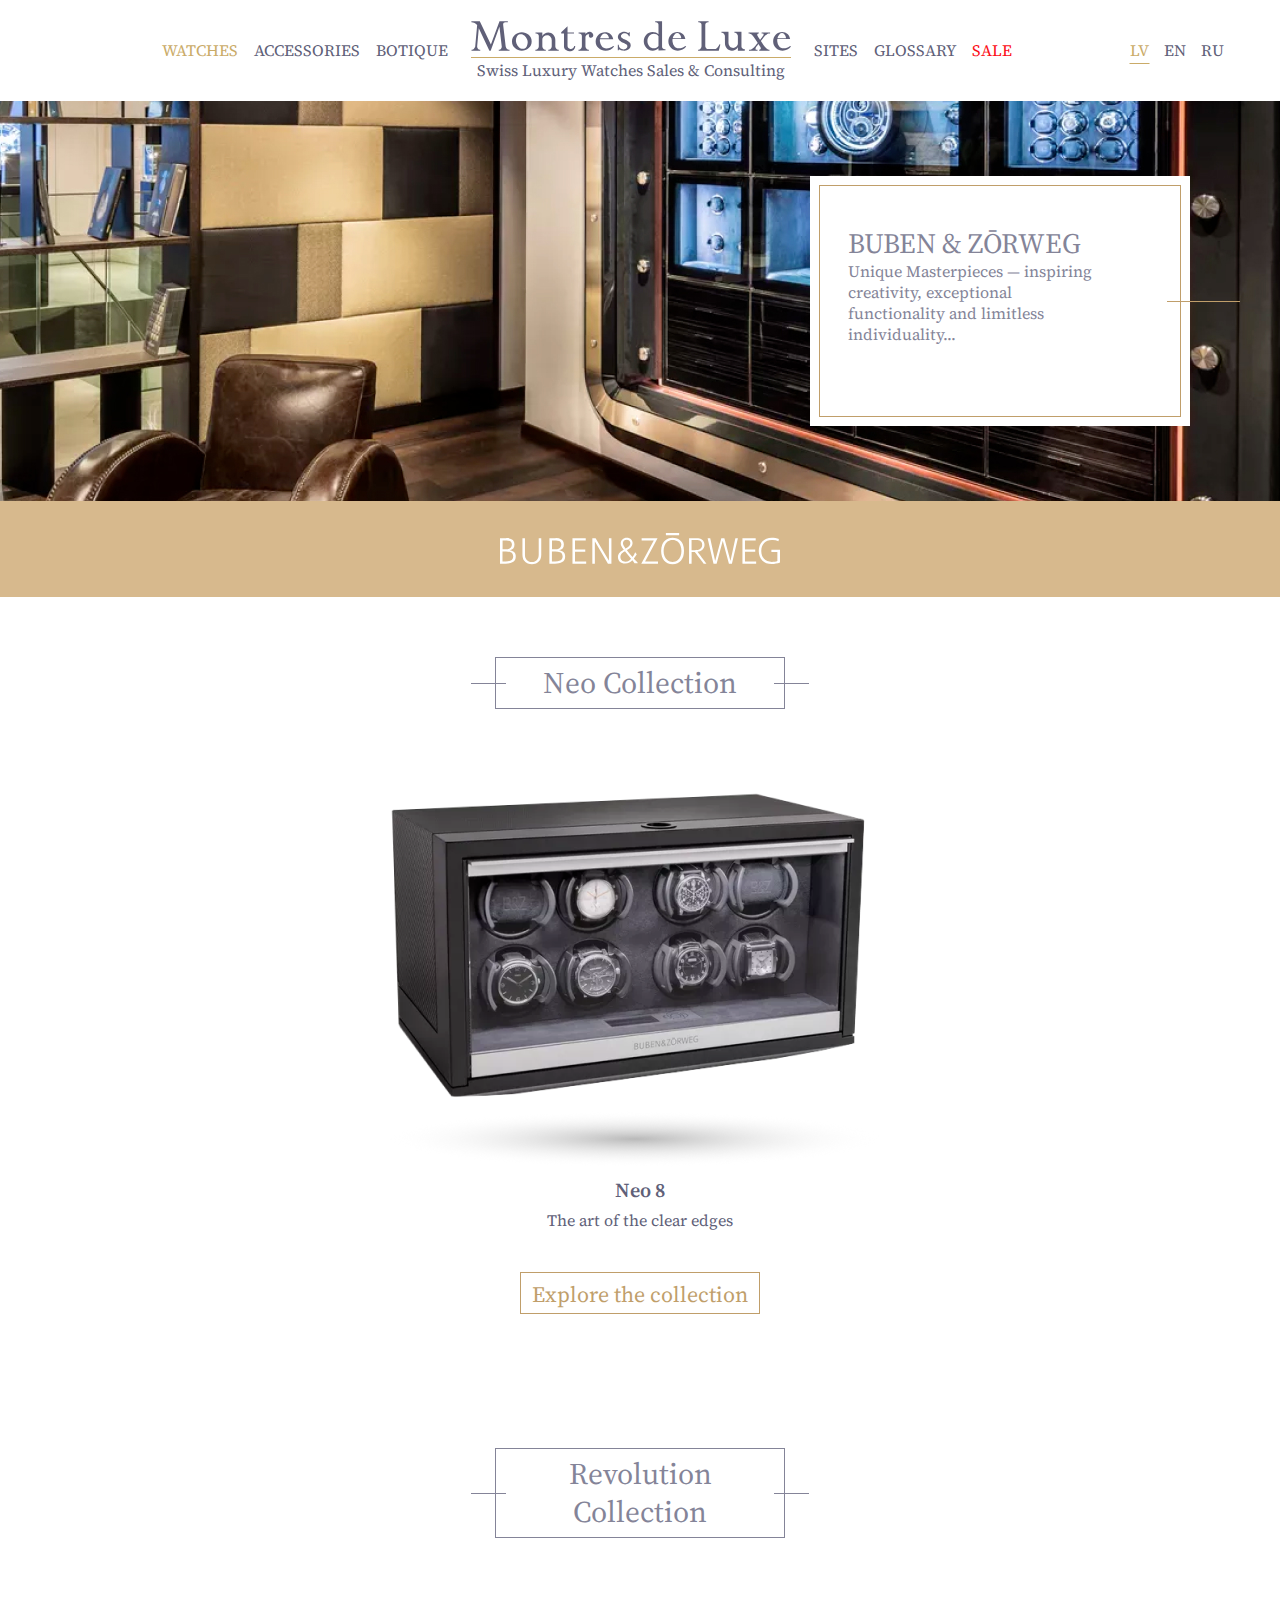
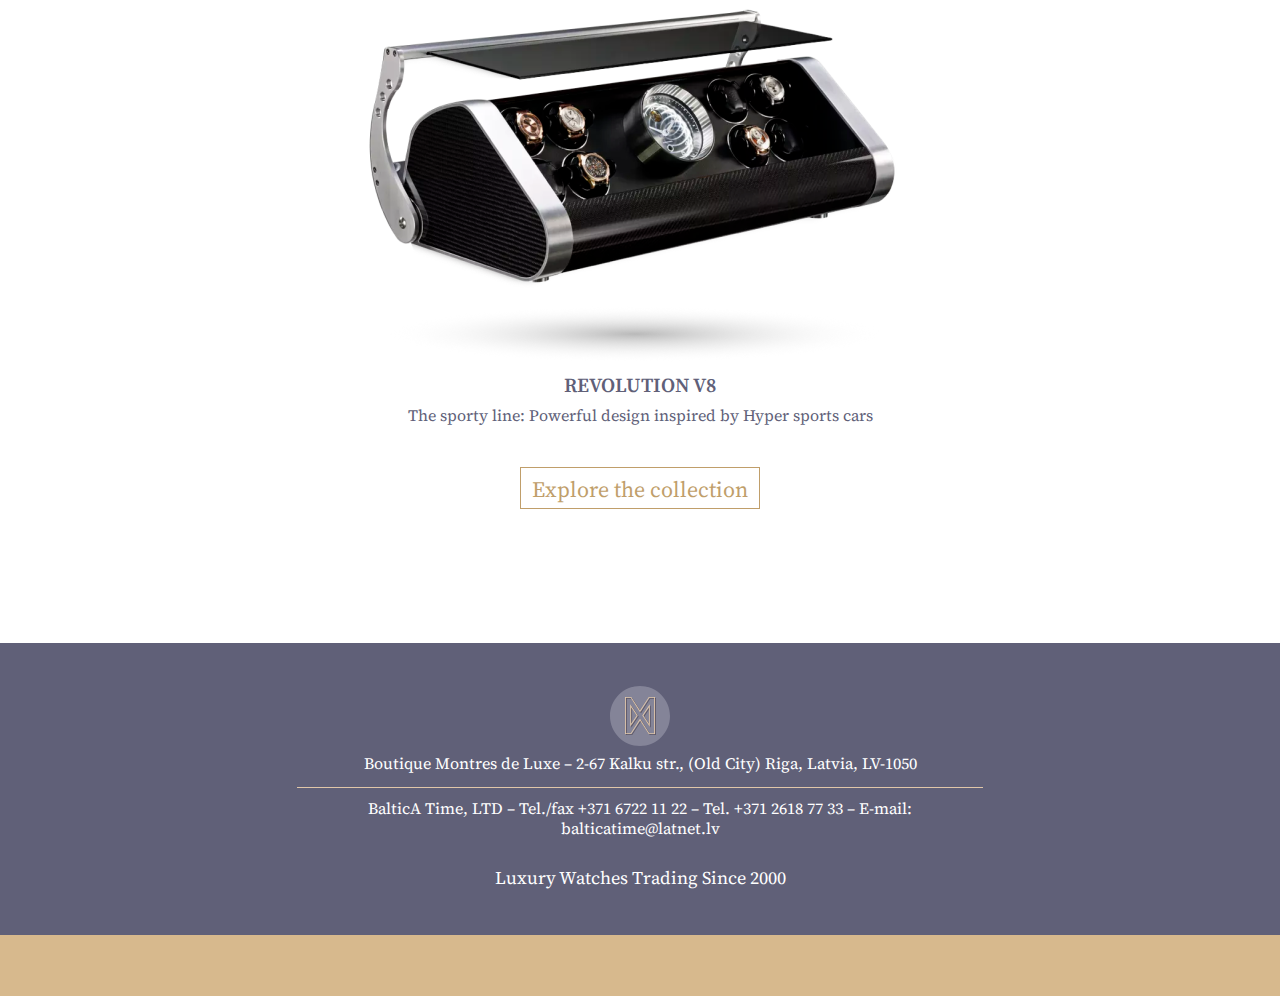
<file: accessories.html>
<!DOCTYPE html>
<html>
	<head>
		<title>Buben Zorweg</title>
   	<!-- CSS --> 
		<link rel="stylesheet" href="css/style.css">

		<link href="https://fonts.googleapis.com/css2?family=Source+Serif+Pro:ital,wght@0,400;0,600;1,400&display=swap" rel="stylesheet">

		<meta http-equiv="Content-type" content="text/html;charset=UTF-8" />
		<meta name="viewport" content="width=device-width, initial-scale=1.0">
	</head>
	<body>
		<div class="wrapper">
			<div class="content">
								<header class="header">
					<div class="header-box">
					</div>
					<div class="header-burger">
						<span class="header-burger-line"></span>
					</div>
					<nav>
						<ul class="nav-menu">
							<li><a href="watches.html" class="header-link header-link-active">WATCHES</a>
							</li>
							<li><a href="accessories.html" class="header-link">ACCESSORIES</a></li>
							<li><a href="boutique.html" class=" header-link">BOTIQUE</a></li>
							<li>
								<div class="montres-header">
									<a href="index.html" class="">
										<img src="img/logo/logo_montres.svg" class=
										"w-100" alt="">
										<p class="header-slogan">Swiss Luxury Watches Sales & Consulting</p>
									</a>			
								</div>					
							</li>
							<li><a href="companies.html" class=" header-link"> SITES</a></li>
							<li><a href="glossary.html" class=" header-link">GLOSSARY</a></li>
							<li><a href="sale.html" class="header-link sale-btn">SALE</a>	</li>
						</ul>
					</nav>
					<div class="montres-logo-open">
							<a href="index.html" >
								<img src="img/logo/logo_montres.svg" class=
										"w-100" alt="">
							</a>			
					</div>
					<div class="montres-header-center">
							<a href="index.html" >
								<img src="img/logo/logo_montres.svg" class=
										"w-100" alt="">
							</a>			
					</div>
					<div class="language-select">
						<a href="#" class="language-btn language-active">LV</a>
						<a href="#" class="language-btn">EN</a>
						<a href="#" class="language-btn">RU</a>
					</div>
					
				</header>
				<div class="menu-open">
					<ul class="nav-menu-open">
							<li class="language-btn-menu-open"><a href="watches.html" class="header-link">WATCHES</a>
								<div class="language-select-open">
									<a href="#" class="language-btn language-active">LV</a>
									<a href="#" class="language-btn">EN</a>
									<a href="#" class="language-btn">RU</a>
								</div>
							</li>
							<li><a href="accessories.html" class="header-link">ACCESSORIES</a>
							</li>
							<li><a href="boutique.html" class=" header-link">BOTIQUE</a></li>
							<li><a href="companies.html" class=" header-link">SITES</a></li>
							<li><a href="glossary.html" class=" header-link">GLOSSARY</a></li>
							<li><a href="sale.html" class="header-link text-danger">SALE</a>	</li>
						</ul>
				</div>


 
					<div class="accessories-cover">
						<a href="#" class="brand-item">
							<p class="brand-title">BUBEN & ZŌRWEG</p>
							<p class="brand-description"> Unique Masterpieces — inspiring creativity, exceptional functionality and limitless individuality...</p>
						</a>
					</div>
					<div class="brand-section">
						<img src="img/logo/white_buben_zorweg.svg" class="">
					</div>
					<div class="collection-item">
						<div class="collection-title mb-5">Neo Collection</div>
						<div class="accessory-img">
							<img src="img/accessories/access01.png" class="img-fluid accessories-item" alt="">
						</div>
						
						<div>
							<p class="model-title mb-2">Neo 8</p>
							<p class="model-description mb-5">The art of the clear edges</p>
							<a href="#" class="btn-explore">Explore the collection</a>
						</div>
					</div>
					<div class="collection-item">
						<div href="#" class="collection-title  mb-5">Revolution  Collection</div>
						<div class="accessory-img">
							<img src="img/accessories/access02.png" class="img-fluid accessories-item" alt="">
						</div>
						<div>
							<p class="model-title mb-2">REVOLUTION V8</p>
							<p class="model-description mb-5">The sporty line: Powerful design inspired by Hyper sports cars</p>
							<a href="#" class="btn-explore">Explore the collection</a>
						</div>
					</div>
			</div>
						<footer class="footer sticky-bottom">
				<div class="row m-0">
					<div class="address col-xl-12 col-lg-12 col-md-12 col-sm-12 
					col-xs-10 mx-auto ">
						<a href="#" class="d-inline-block mb-2">
							<img src="img/logo/logo_footer.svg" alt="">
						</a>
						<p>Boutique Montres de Luxe – 2-67 Kalku str., (Old City) Riga, Latvia, LV-1050</p>
						<p class="address-footer">BalticA Time, LTD – Tel./fax +371 6722 11 22 – Tel. +371 2618 77 33 – E-mail: balticatime@latnet.lv</p>
						<p class="slogan-footer">Luxury Watches Trading Since 2000</p>
					</div>
				</div>	
				<div class="bottom-line"></div>		
			</footer>
		</div>
	</body>

	
	<script src="https://code.jquery.com/jquery-3.2.1.slim.min.js" integrity="sha384-KJ3o2DKtIkvYIK3UENzmM7KCkRr/rE9/Qpg6aAZGJwFDMVNA/GpGFF93hXpG5KkN" crossorigin="anonymous"></script>
   <script src="https://cdnjs.cloudflare.com/ajax/libs/popper.js/1.12.9/umd/popper.min.js" integrity="sha384-ApNbgh9B+Y1QKtv3Rn7W3mgPxhU9K/ScQsAP7hUibX39j7fakFPskvXusvfa0b4Q" crossorigin="anonymous"></script>
   <script src="https://maxcdn.bootstrapcdn.com/bootstrap/4.0.0/js/bootstrap.min.js" integrity="sha384-JZR6Spejh4U02d8jOt6vLEHfe/JQGiRRSQQxSfFWpi1MquVdAyjUar5+76PVCmYl" crossorigin="anonymous"></script>
<script src="js/main.js"></script>
</html>
</file>
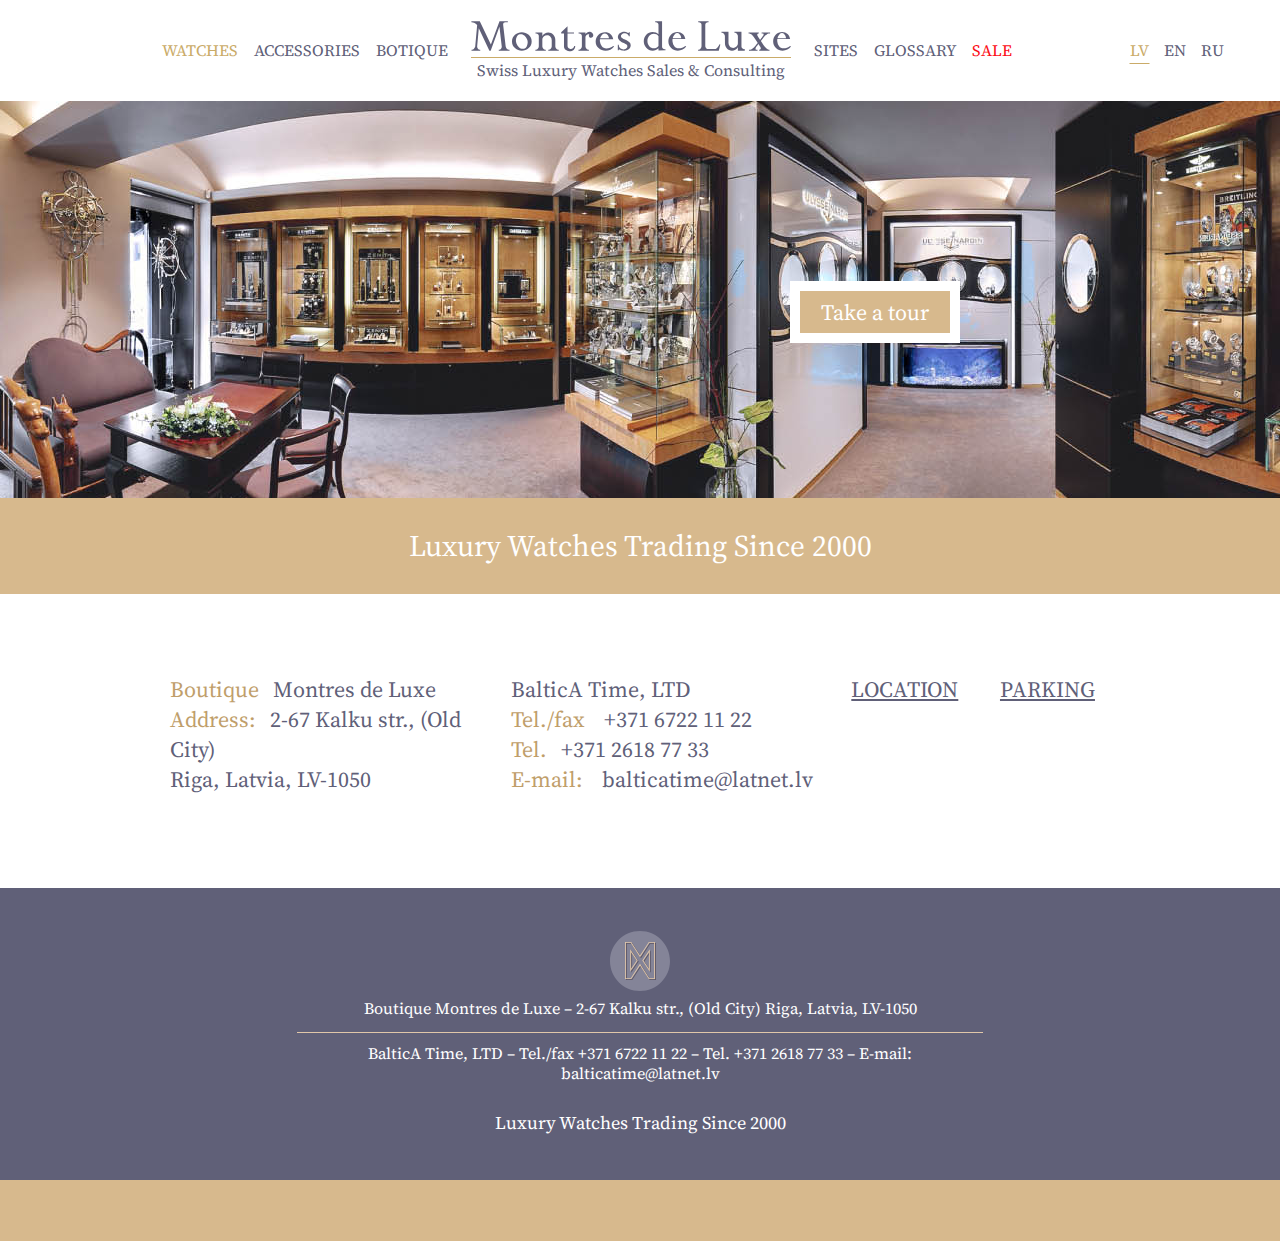
<file: boutique.html>
<!DOCTYPE html>
<html>
	<head>
		<title>Boutique</title>

   	<!-- CSS -->
		<link rel="stylesheet" href="css/style.css">

		<link href="https://fonts.googleapis.com/css2?family=Source+Serif+Pro:ital,wght@0,400;0,600;1,400&display=swap" rel="stylesheet">

		<meta http-equiv="Content-type" content="text/html;charset=UTF-8" />
		<meta name="viewport" content="width=device-width, initial-scale=1.0">
	</head>
	<body>
		<div class="wrapper">
			<div class="content">
								<header class="header">
					<div class="header-box">
					</div>
					<div class="header-burger">
						<span class="header-burger-line"></span>
					</div>
					<nav>
						<ul class="nav-menu">
							<li><a href="watches.html" class="header-link header-link-active">WATCHES</a>
							</li>
							<li><a href="accessories.html" class="header-link">ACCESSORIES</a></li>
							<li><a href="boutique.html" class=" header-link">BOTIQUE</a></li>
							<li>
								<div class="montres-header">
									<a href="index.html" class="">
										<img src="img/logo/logo_montres.svg" class=
										"w-100" alt="">
										<p class="header-slogan">Swiss Luxury Watches Sales & Consulting</p>
									</a>			
								</div>					
							</li>
							<li><a href="companies.html" class=" header-link"> SITES</a></li>
							<li><a href="glossary.html" class=" header-link">GLOSSARY</a></li>
							<li><a href="sale.html" class="header-link sale-btn">SALE</a>	</li>
						</ul>
					</nav>
					<div class="montres-logo-open">
							<a href="index.html" >
								<img src="img/logo/logo_montres.svg" class=
										"w-100" alt="">
							</a>			
					</div>
					<div class="montres-header-center">
							<a href="index.html" >
								<img src="img/logo/logo_montres.svg" class=
										"w-100" alt="">
							</a>			
					</div>
					<div class="language-select">
						<a href="#" class="language-btn language-active">LV</a>
						<a href="#" class="language-btn">EN</a>
						<a href="#" class="language-btn">RU</a>
					</div>
					
				</header>
				<div class="menu-open">
					<ul class="nav-menu-open">
							<li class="language-btn-menu-open"><a href="watches.html" class="header-link">WATCHES</a>
								<div class="language-select-open">
									<a href="#" class="language-btn language-active">LV</a>
									<a href="#" class="language-btn">EN</a>
									<a href="#" class="language-btn">RU</a>
								</div>
							</li>
							<li><a href="accessories.html" class="header-link">ACCESSORIES</a>
							</li>
							<li><a href="boutique.html" class=" header-link">BOTIQUE</a></li>
							<li><a href="companies.html" class=" header-link">SITES</a></li>
							<li><a href="glossary.html" class=" header-link">GLOSSARY</a></li>
							<li><a href="sale.html" class="header-link text-danger">SALE</a>	</li>
						</ul>
				</div>


 

			<div class="hero-boutique mb-0">
				
					<a href="#" class="btn-tour">Take a tour</a>

			</div>
			<div class="row m-0 contacts-title">
					<p>Luxury Watches Trading Since 2000</p>
				</div>
			<div class="contacts-wrapper">
			
					<div class="contacts">
						<p class="m-0"><span class="light-text mr-3">Boutique</span>Montres de Luxe</p>
						<p class="m-0"><span class="light-text mr-3">Address:</span>2-67 Kalku str., (Old City)</p>
						<p>Riga, Latvia, LV-1050</p>
					</div>
					<div class="contacts">
						<p class="m-0">BalticA Time, LTD</p>
						<p class="m-0"><span class="light-text mr-3">Tel./fax</span> +371 6722 11 22</p>
						<p class="m-0"><span class="light-text mr-3">Tel.</span>+371 2618 77 33</p>
						<p class="m-0"><span class="light-text mr-3">E-mail:</span> balticatime@latnet.lv</p>
					</div>
					<div class="contacts-location">
						<a href="#" class="location-link">LOCATION</a>
					</div>
					<div class="contacts-location">
						<a href="#" class="location-link">PARKING</a>
					</div>
			</div>

						<footer class="footer sticky-bottom">
				<div class="row m-0">
					<div class="address col-xl-12 col-lg-12 col-md-12 col-sm-12 
					col-xs-10 mx-auto ">
						<a href="#" class="d-inline-block mb-2">
							<img src="img/logo/logo_footer.svg" alt="">
						</a>
						<p>Boutique Montres de Luxe – 2-67 Kalku str., (Old City) Riga, Latvia, LV-1050</p>
						<p class="address-footer">BalticA Time, LTD – Tel./fax +371 6722 11 22 – Tel. +371 2618 77 33 – E-mail: balticatime@latnet.lv</p>
						<p class="slogan-footer">Luxury Watches Trading Since 2000</p>
					</div>
				</div>	
				<div class="bottom-line"></div>		
			</footer>
		</div>
	</body>

	
	<script src="https://code.jquery.com/jquery-3.2.1.slim.min.js" integrity="sha384-KJ3o2DKtIkvYIK3UENzmM7KCkRr/rE9/Qpg6aAZGJwFDMVNA/GpGFF93hXpG5KkN" crossorigin="anonymous"></script>
   <script src="https://cdnjs.cloudflare.com/ajax/libs/popper.js/1.12.9/umd/popper.min.js" integrity="sha384-ApNbgh9B+Y1QKtv3Rn7W3mgPxhU9K/ScQsAP7hUibX39j7fakFPskvXusvfa0b4Q" crossorigin="anonymous"></script>
   <script src="https://maxcdn.bootstrapcdn.com/bootstrap/4.0.0/js/bootstrap.min.js" integrity="sha384-JZR6Spejh4U02d8jOt6vLEHfe/JQGiRRSQQxSfFWpi1MquVdAyjUar5+76PVCmYl" crossorigin="anonymous"></script>
<script src="js/main.js"></script>
</html>
</file>
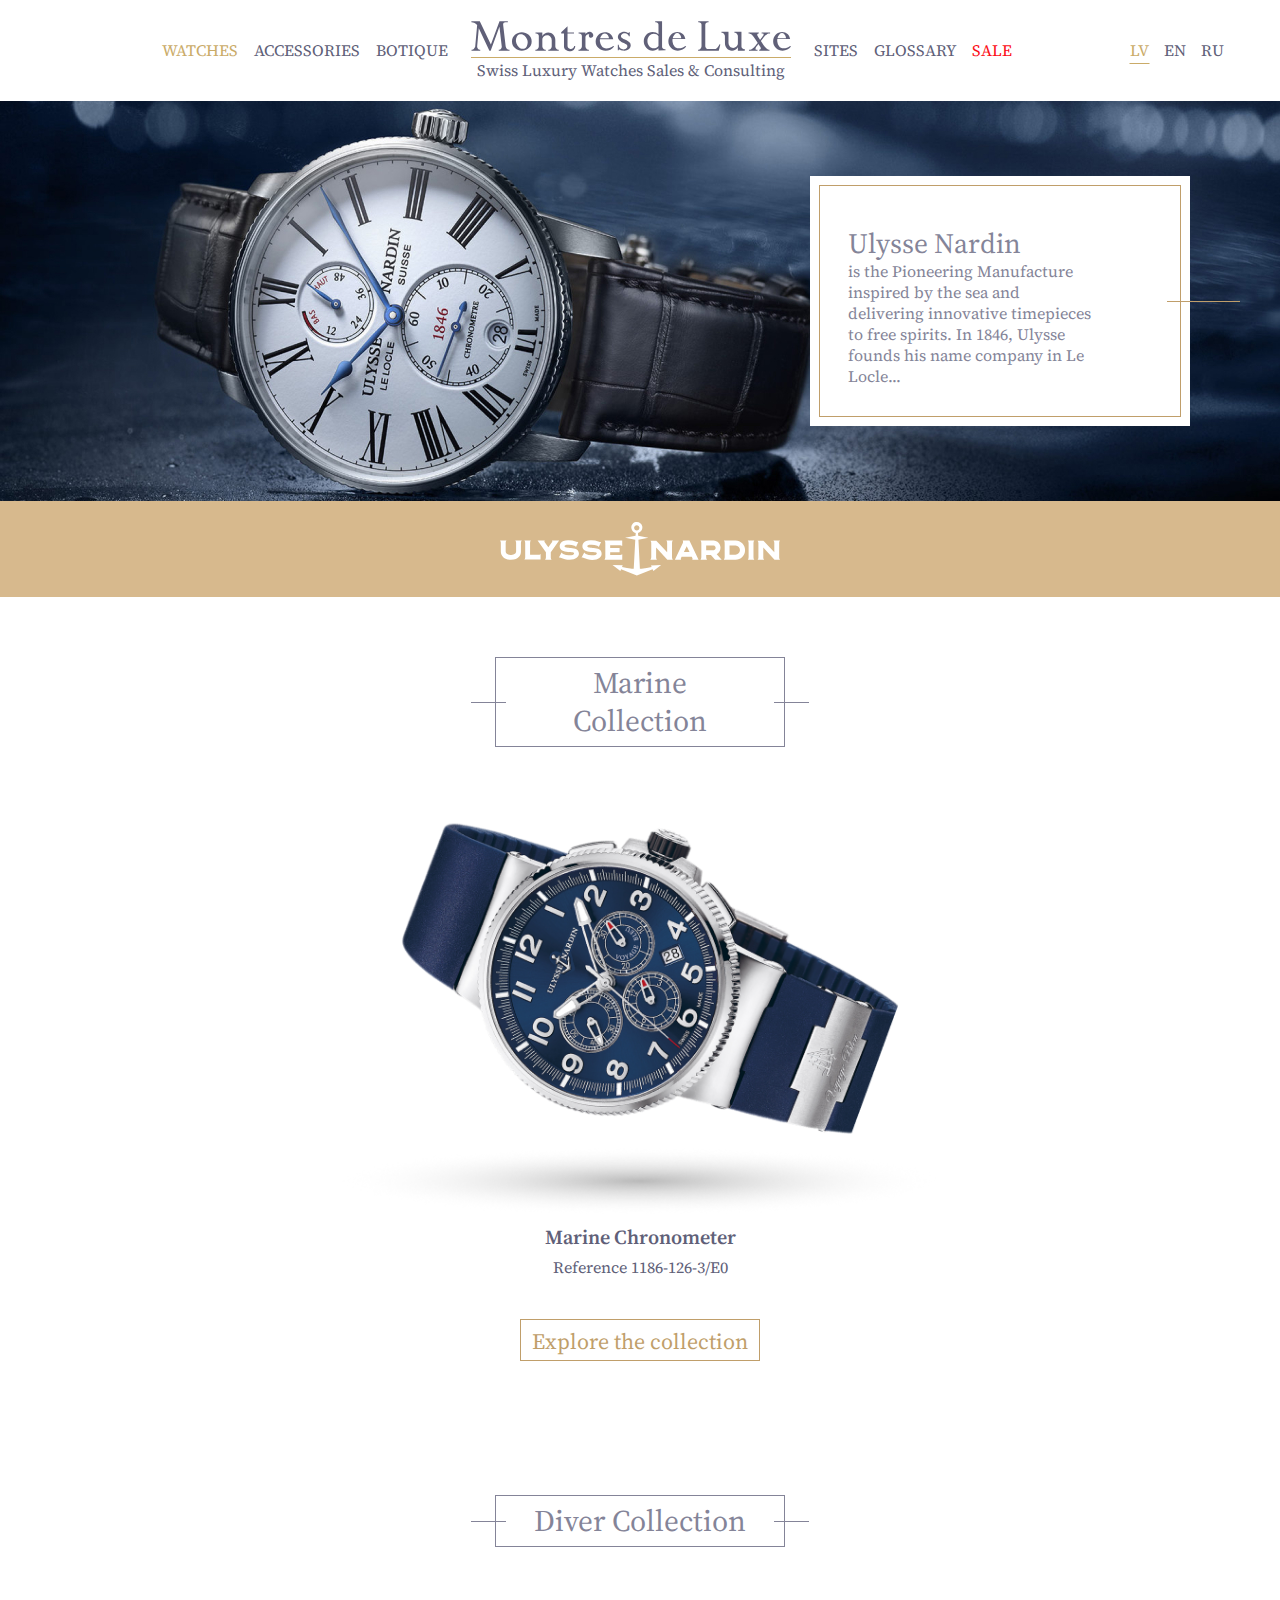
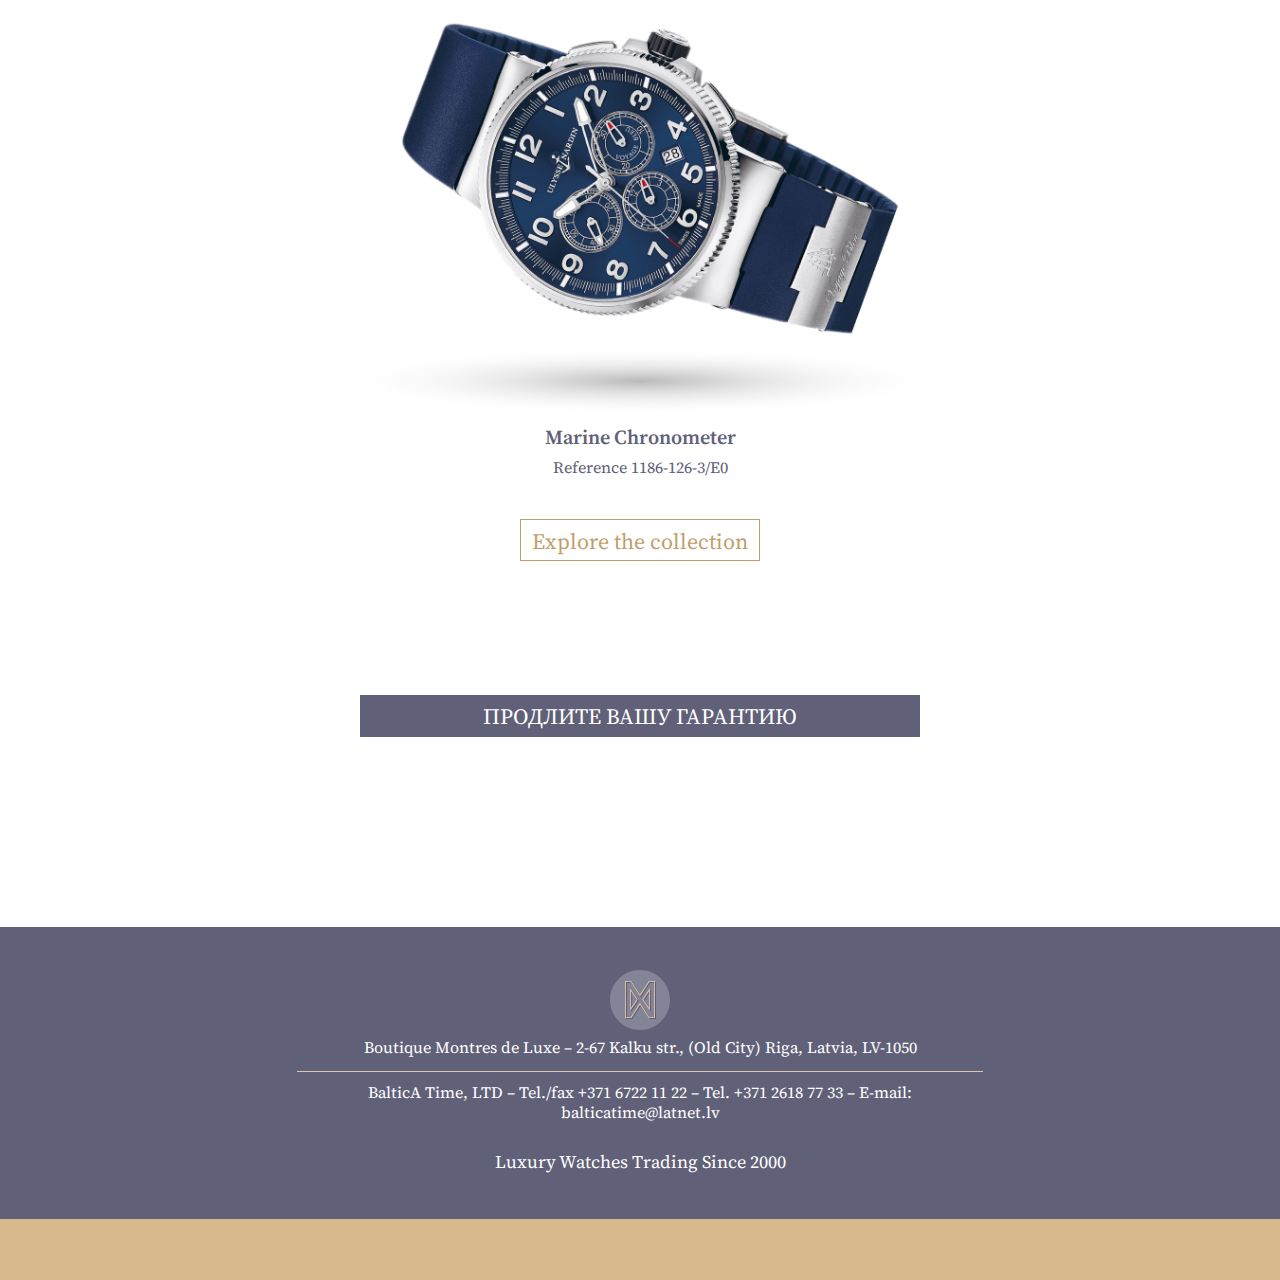
<file: brand_ulysse_nardin.html>
<!DOCTYPE html>
<html>
	<head>
		<title>Ulysse Nardin</title>

   	<!-- CSS -->
		<link rel="stylesheet" href="css/style.css">

		<link href="https://fonts.googleapis.com/css2?family=Source+Serif+Pro:ital,wght@0,400;0,600;1,400&display=swap" rel="stylesheet">

		<meta http-equiv="Content-type" content="text/html;charset=UTF-8" />
		<meta name="viewport" content="width=device-width, initial-scale=1.0">
	</head>
	<body>
		<div class="wrapper">
			<div class="content">
								<header class="header">
					<div class="header-box">
					</div>
					<div class="header-burger">
						<span class="header-burger-line"></span>
					</div>
					<nav>
						<ul class="nav-menu">
							<li><a href="watches.html" class="header-link header-link-active">WATCHES</a>
							</li>
							<li><a href="accessories.html" class="header-link">ACCESSORIES</a></li>
							<li><a href="boutique.html" class=" header-link">BOTIQUE</a></li>
							<li>
								<div class="montres-header">
									<a href="index.html" class="">
										<img src="img/logo/logo_montres.svg" class=
										"w-100" alt="">
										<p class="header-slogan">Swiss Luxury Watches Sales & Consulting</p>
									</a>			
								</div>					
							</li>
							<li><a href="companies.html" class=" header-link"> SITES</a></li>
							<li><a href="glossary.html" class=" header-link">GLOSSARY</a></li>
							<li><a href="sale.html" class="header-link sale-btn">SALE</a>	</li>
						</ul>
					</nav>
					<div class="montres-logo-open">
							<a href="index.html" >
								<img src="img/logo/logo_montres.svg" class=
										"w-100" alt="">
							</a>			
					</div>
					<div class="montres-header-center">
							<a href="index.html" >
								<img src="img/logo/logo_montres.svg" class=
										"w-100" alt="">
							</a>			
					</div>
					<div class="language-select">
						<a href="#" class="language-btn language-active">LV</a>
						<a href="#" class="language-btn">EN</a>
						<a href="#" class="language-btn">RU</a>
					</div>
					
				</header>
				<div class="menu-open">
					<ul class="nav-menu-open">
							<li class="language-btn-menu-open"><a href="watches.html" class="header-link">WATCHES</a>
								<div class="language-select-open">
									<a href="#" class="language-btn language-active">LV</a>
									<a href="#" class="language-btn">EN</a>
									<a href="#" class="language-btn">RU</a>
								</div>
							</li>
							<li><a href="accessories.html" class="header-link">ACCESSORIES</a>
							</li>
							<li><a href="boutique.html" class=" header-link">BOTIQUE</a></li>
							<li><a href="companies.html" class=" header-link">SITES</a></li>
							<li><a href="glossary.html" class=" header-link">GLOSSARY</a></li>
							<li><a href="sale.html" class="header-link text-danger">SALE</a>	</li>
						</ul>
				</div>


 
					<div class="brand-cover">
						<a href="#" class="brand-item">
							<p class="brand-title">Ulysse Nardin</p>
							<p class="brand-description">is the Pioneering Manufacture inspired by the sea and delivering innovative timepieces to free spirits. In 1846, Ulysse founds his name company in Le Locle...</p>
						</a>
					</div>
					<div class="brand-section">
						<div class="brand-section-logo">
							<img src="img/logo/white_ulysse_nardin.svg" class="">
						</div>
							
					</div>
					<div class="collection-item">
						<div class="collection-title">Marine Collection</div>
						<div class="row m-0">
							<div class="sale-img-rotate container-fluid">
								<img src="img/watches/watches01.png" class="watch-rotate img-fluid" alt="">
							</div>
						</div>
						
						<div>
							<p class="model-title mb-2">Marine Chronometer</p>
							<p class="model-description mb-5">Reference 1186-126-3/E0</p>
							<a href="#" class="btn-explore">Explore the collection</a>
						</div>
					</div>
					<div class="collection-item">
						<div class="collection-title">Diver Collection</div>
						<div class="row m-0">
							<div class="sale-img-rotate container-fluid">
								<img src="img/watches/watches01.png" class="watch-rotate img-fluid" alt="">
							</div>
						</div>
						<div>
							<p class="model-title mb-2">Marine Chronometer</p>
							<p class="model-description mb-5">Reference 1186-126-3/E0</p>
							<a href="#" class="btn-explore">Explore the collection</a>
						</div>
					</div>
					<div class="btn-warranty-wrapper">
						<a href="#" class="btn-warranty">ПРОДЛИТЕ ВАШУ ГАРАНТИЮ</a>
					</div>
			</div>
						<footer class="footer sticky-bottom">
				<div class="row m-0">
					<div class="address col-xl-12 col-lg-12 col-md-12 col-sm-12 
					col-xs-10 mx-auto ">
						<a href="#" class="d-inline-block mb-2">
							<img src="img/logo/logo_footer.svg" alt="">
						</a>
						<p>Boutique Montres de Luxe – 2-67 Kalku str., (Old City) Riga, Latvia, LV-1050</p>
						<p class="address-footer">BalticA Time, LTD – Tel./fax +371 6722 11 22 – Tel. +371 2618 77 33 – E-mail: balticatime@latnet.lv</p>
						<p class="slogan-footer">Luxury Watches Trading Since 2000</p>
					</div>
				</div>	
				<div class="bottom-line"></div>		
			</footer>
		</div>
	</body>

	
	<script src="https://code.jquery.com/jquery-3.2.1.slim.min.js" integrity="sha384-KJ3o2DKtIkvYIK3UENzmM7KCkRr/rE9/Qpg6aAZGJwFDMVNA/GpGFF93hXpG5KkN" crossorigin="anonymous"></script>
   <script src="https://cdnjs.cloudflare.com/ajax/libs/popper.js/1.12.9/umd/popper.min.js" integrity="sha384-ApNbgh9B+Y1QKtv3Rn7W3mgPxhU9K/ScQsAP7hUibX39j7fakFPskvXusvfa0b4Q" crossorigin="anonymous"></script>
   <script src="https://maxcdn.bootstrapcdn.com/bootstrap/4.0.0/js/bootstrap.min.js" integrity="sha384-JZR6Spejh4U02d8jOt6vLEHfe/JQGiRRSQQxSfFWpi1MquVdAyjUar5+76PVCmYl" crossorigin="anonymous"></script>
<script src="js/main.js"></script>
</html>
</file>
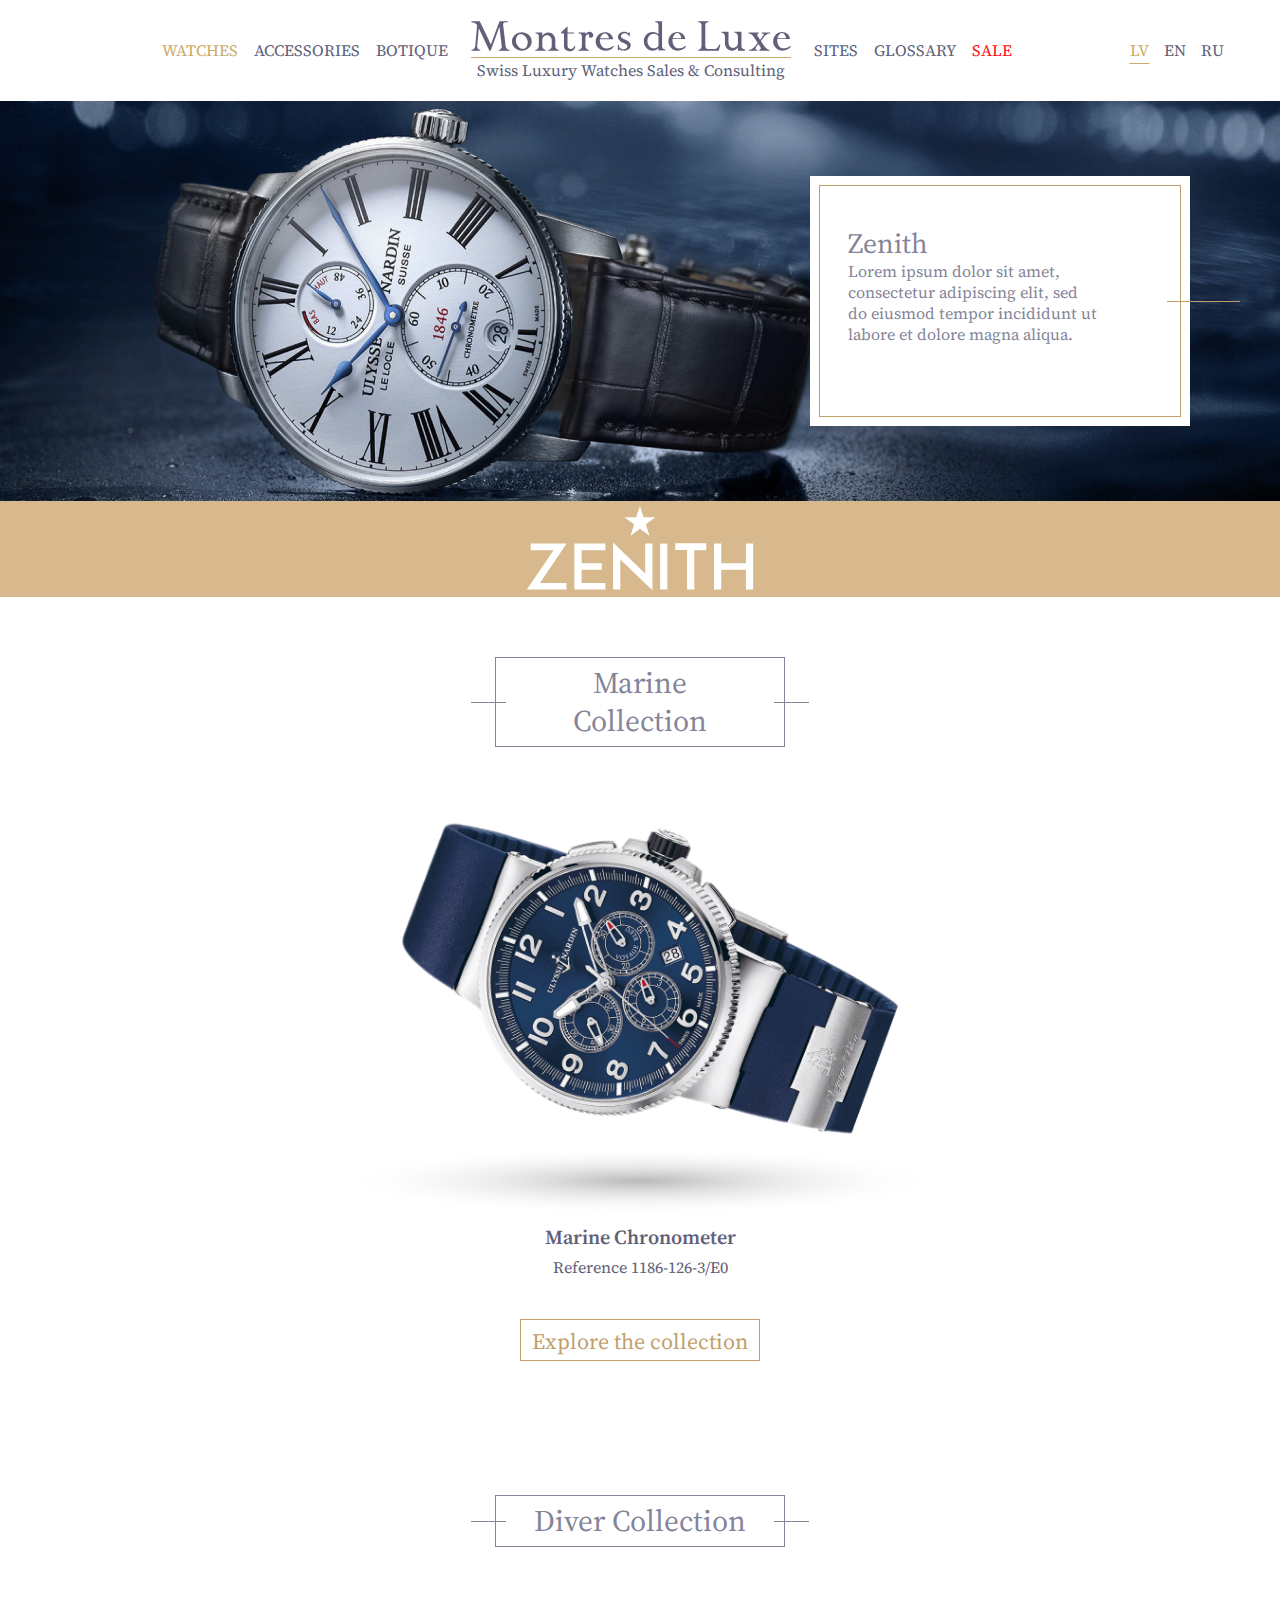
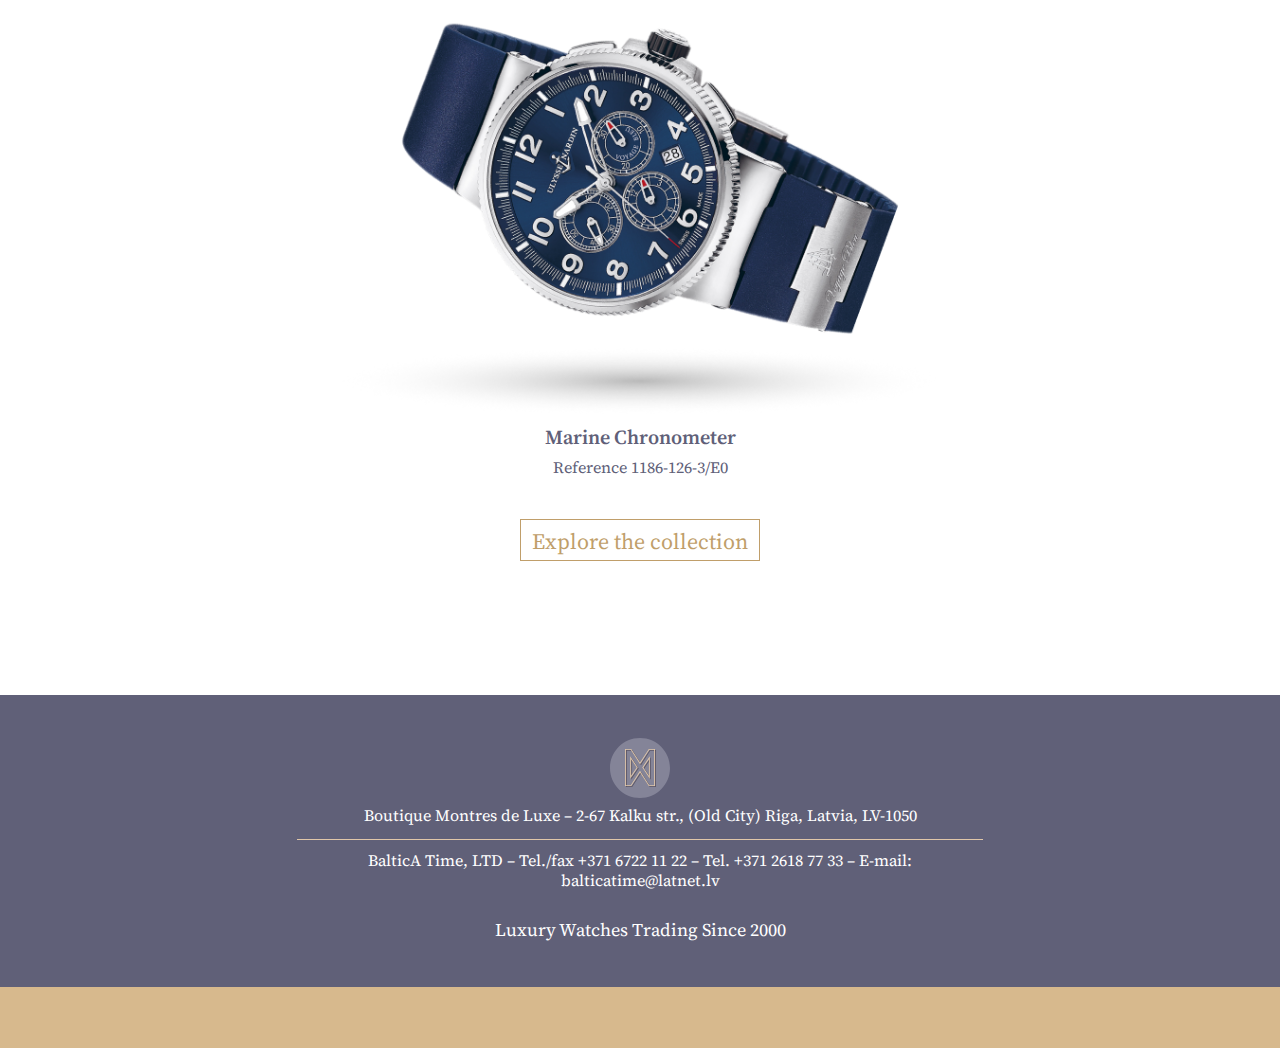
<file: brand_zenith.html>
<!DOCTYPE html>
<html>
	<head>
		<title>Zenith</title>

   	<!-- CSS -->
		<link rel="stylesheet" href="css/style.css">

		<link href="https://fonts.googleapis.com/css2?family=Source+Serif+Pro:ital,wght@0,400;0,600;1,400&display=swap" rel="stylesheet">

		<meta http-equiv="Content-type" content="text/html;charset=UTF-8" />
		<meta name="viewport" content="width=device-width, initial-scale=1.0">
	</head>
	<body>
		<div class="wrapper">
			<div class="content">
								<header class="header">
					<div class="header-box">
					</div>
					<div class="header-burger">
						<span class="header-burger-line"></span>
					</div>
					<nav>
						<ul class="nav-menu">
							<li><a href="watches.html" class="header-link header-link-active">WATCHES</a>
							</li>
							<li><a href="accessories.html" class="header-link">ACCESSORIES</a></li>
							<li><a href="boutique.html" class=" header-link">BOTIQUE</a></li>
							<li>
								<div class="montres-header">
									<a href="index.html" class="">
										<img src="img/logo/logo_montres.svg" class=
										"w-100" alt="">
										<p class="header-slogan">Swiss Luxury Watches Sales & Consulting</p>
									</a>			
								</div>					
							</li>
							<li><a href="companies.html" class=" header-link"> SITES</a></li>
							<li><a href="glossary.html" class=" header-link">GLOSSARY</a></li>
							<li><a href="sale.html" class="header-link sale-btn">SALE</a>	</li>
						</ul>
					</nav>
					<div class="montres-logo-open">
							<a href="index.html" >
								<img src="img/logo/logo_montres.svg" class=
										"w-100" alt="">
							</a>			
					</div>
					<div class="montres-header-center">
							<a href="index.html" >
								<img src="img/logo/logo_montres.svg" class=
										"w-100" alt="">
							</a>			
					</div>
					<div class="language-select">
						<a href="#" class="language-btn language-active">LV</a>
						<a href="#" class="language-btn">EN</a>
						<a href="#" class="language-btn">RU</a>
					</div>
					
				</header>
				<div class="menu-open">
					<ul class="nav-menu-open">
							<li class="language-btn-menu-open"><a href="watches.html" class="header-link">WATCHES</a>
								<div class="language-select-open">
									<a href="#" class="language-btn language-active">LV</a>
									<a href="#" class="language-btn">EN</a>
									<a href="#" class="language-btn">RU</a>
								</div>
							</li>
							<li><a href="accessories.html" class="header-link">ACCESSORIES</a>
							</li>
							<li><a href="boutique.html" class=" header-link">BOTIQUE</a></li>
							<li><a href="companies.html" class=" header-link">SITES</a></li>
							<li><a href="glossary.html" class=" header-link">GLOSSARY</a></li>
							<li><a href="sale.html" class="header-link text-danger">SALE</a>	</li>
						</ul>
				</div>


 
					<div class="brand-cover">
						<a href="#" class="brand-item">
							<p class="brand-title">Zenith</p>
							<p class="brand-description">Lorem ipsum dolor sit amet, consectetur adipiscing elit, sed do eiusmod tempor incididunt ut labore et dolore magna aliqua.</p>
						</a>
					</div>
					<div class="brand-section">
						<div class="brand-section-logo">
							<img src="img/logo/white_zenith.svg" class="">
						</div>
							
					</div>
					<div class="collection-item">
						<div class="collection-title">Marine Collection</div>
						<div class="row m-0">
							<div class="sale-img-rotate container-fluid">
								<img src="img/watches/watches01.png" class="watch-rotate img-fluid" alt="">
							</div>
						</div>
						
						<div>
							<p class="model-title mb-2">Marine Chronometer</p>
							<p class="model-description mb-5">Reference 1186-126-3/E0</p>
							<a href="#" class="btn-explore">Explore the collection</a>
						</div>
					</div>
					<div class="collection-item">
						<div class="collection-title">Diver Collection</div>
						<div class="row m-0">
							<div class="sale-img-rotate container-fluid">
								<img src="img/watches/watches01.png" class="watch-rotate img-fluid" alt="">
							</div>
						</div>
						<div>
							<p class="model-title mb-2">Marine Chronometer</p>
							<p class="model-description mb-5">Reference 1186-126-3/E0</p>
							<a href="#" class="btn-explore">Explore the collection</a>
						</div>
					</div>
			</div>
						<footer class="footer sticky-bottom">
				<div class="row m-0">
					<div class="address col-xl-12 col-lg-12 col-md-12 col-sm-12 
					col-xs-10 mx-auto ">
						<a href="#" class="d-inline-block mb-2">
							<img src="img/logo/logo_footer.svg" alt="">
						</a>
						<p>Boutique Montres de Luxe – 2-67 Kalku str., (Old City) Riga, Latvia, LV-1050</p>
						<p class="address-footer">BalticA Time, LTD – Tel./fax +371 6722 11 22 – Tel. +371 2618 77 33 – E-mail: balticatime@latnet.lv</p>
						<p class="slogan-footer">Luxury Watches Trading Since 2000</p>
					</div>
				</div>	
				<div class="bottom-line"></div>		
			</footer>
		</div>
	</body>

	
	<script src="https://code.jquery.com/jquery-3.2.1.slim.min.js" integrity="sha384-KJ3o2DKtIkvYIK3UENzmM7KCkRr/rE9/Qpg6aAZGJwFDMVNA/GpGFF93hXpG5KkN" crossorigin="anonymous"></script>
   <script src="https://cdnjs.cloudflare.com/ajax/libs/popper.js/1.12.9/umd/popper.min.js" integrity="sha384-ApNbgh9B+Y1QKtv3Rn7W3mgPxhU9K/ScQsAP7hUibX39j7fakFPskvXusvfa0b4Q" crossorigin="anonymous"></script>
   <script src="https://maxcdn.bootstrapcdn.com/bootstrap/4.0.0/js/bootstrap.min.js" integrity="sha384-JZR6Spejh4U02d8jOt6vLEHfe/JQGiRRSQQxSfFWpi1MquVdAyjUar5+76PVCmYl" crossorigin="anonymous"></script>
<script src="js/main.js"></script>
</html>
</file>
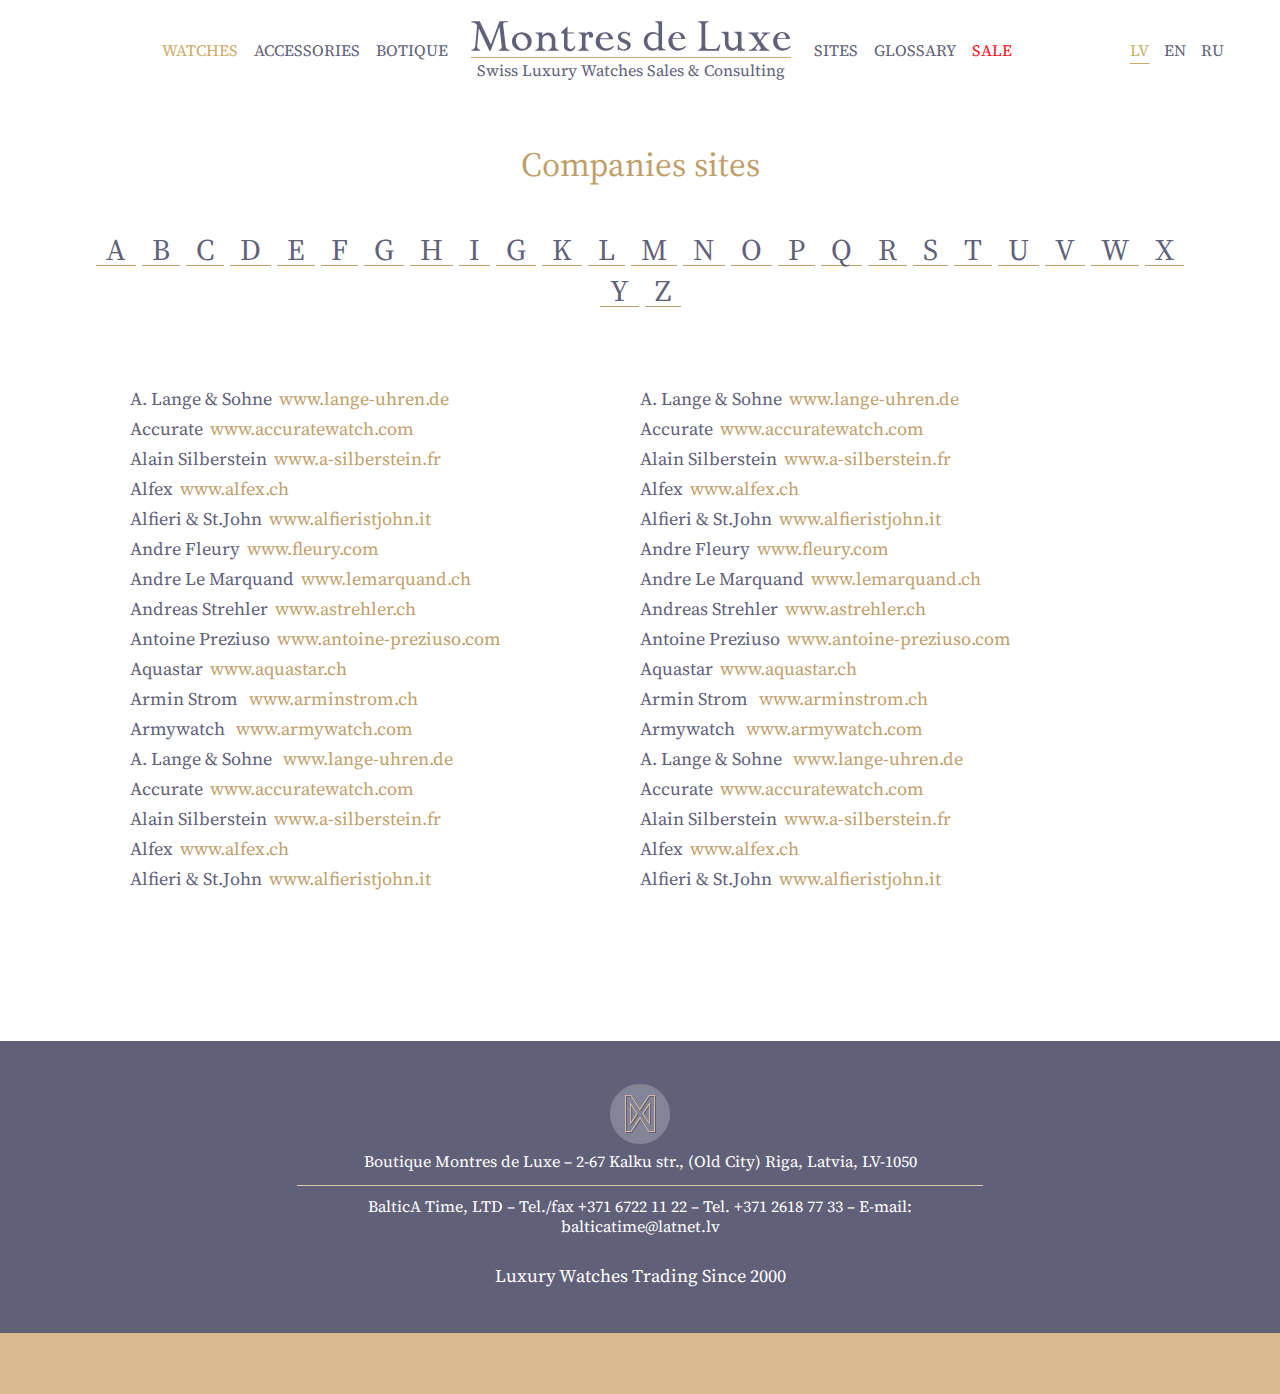
<file: companies.html>
<!DOCTYPE html>
<html>
	<head>
		<title>Companies sites</title>

   	<!-- CSS -->
		<link rel="stylesheet" href="css/style.css">

		<link href="https://fonts.googleapis.com/css2?family=Source+Serif+Pro:ital,wght@0,400;0,600;1,400&display=swap" rel="stylesheet">

		<meta http-equiv="Content-type" content="text/html;charset=UTF-8" />
		<meta name="viewport" content="width=device-width, initial-scale=1.0">
	</head>
	<body>
		<div class="wrapper">
			<div class="content">
								<header class="header">
					<div class="header-box">
					</div>
					<div class="header-burger">
						<span class="header-burger-line"></span>
					</div>
					<nav>
						<ul class="nav-menu">
							<li><a href="watches.html" class="header-link header-link-active">WATCHES</a>
							</li>
							<li><a href="accessories.html" class="header-link">ACCESSORIES</a></li>
							<li><a href="boutique.html" class=" header-link">BOTIQUE</a></li>
							<li>
								<div class="montres-header">
									<a href="index.html" class="">
										<img src="img/logo/logo_montres.svg" class=
										"w-100" alt="">
										<p class="header-slogan">Swiss Luxury Watches Sales & Consulting</p>
									</a>			
								</div>					
							</li>
							<li><a href="companies.html" class=" header-link"> SITES</a></li>
							<li><a href="glossary.html" class=" header-link">GLOSSARY</a></li>
							<li><a href="sale.html" class="header-link sale-btn">SALE</a>	</li>
						</ul>
					</nav>
					<div class="montres-logo-open">
							<a href="index.html" >
								<img src="img/logo/logo_montres.svg" class=
										"w-100" alt="">
							</a>			
					</div>
					<div class="montres-header-center">
							<a href="index.html" >
								<img src="img/logo/logo_montres.svg" class=
										"w-100" alt="">
							</a>			
					</div>
					<div class="language-select">
						<a href="#" class="language-btn language-active">LV</a>
						<a href="#" class="language-btn">EN</a>
						<a href="#" class="language-btn">RU</a>
					</div>
					
				</header>
				<div class="menu-open">
					<ul class="nav-menu-open">
							<li class="language-btn-menu-open"><a href="watches.html" class="header-link">WATCHES</a>
								<div class="language-select-open">
									<a href="#" class="language-btn language-active">LV</a>
									<a href="#" class="language-btn">EN</a>
									<a href="#" class="language-btn">RU</a>
								</div>
							</li>
							<li><a href="accessories.html" class="header-link">ACCESSORIES</a>
							</li>
							<li><a href="boutique.html" class=" header-link">BOTIQUE</a></li>
							<li><a href="companies.html" class=" header-link">SITES</a></li>
							<li><a href="glossary.html" class=" header-link">GLOSSARY</a></li>
							<li><a href="sale.html" class="header-link text-danger">SALE</a>	</li>
						</ul>
				</div>


 
				<section class="companies-wrapper">
					<h1 class="companies-title text-center">Companies sites</h1>					
					<div class="row m-0 justify-content-center">
						<div class="col-xl-12 col-lg-12 col-md-10 col-sm-10 alphabet">
							<a href="#" class="alphabet-letter ">A</a>
							<a href="#" class="alphabet-letter">B</a>
							<a href="#" class="alphabet-letter">C</a>
							<a href="#" class="alphabet-letter">D</a>
							<a href="#" class="alphabet-letter">E</a>
							<a href="#" class="alphabet-letter">F</a>
							<a href="#" class="alphabet-letter">G</a>
							<a href="#" class="alphabet-letter">H</a>
							<a href="#" class="alphabet-letter">I</a>
							<a href="#" class="alphabet-letter">G</a>
							<a href="#" class="alphabet-letter">K</a>
							<a href="#" class="alphabet-letter">L</a>
							<a href="#" class="alphabet-letter">M</a>
							<a href="#" class="alphabet-letter">N</a>
							<a href="#" class="alphabet-letter">O</a>
							<a href="#" class="alphabet-letter">P</a>
							<a href="#" class="alphabet-letter">Q</a>
							<a href="#" class="alphabet-letter">R</a>
							<a href="#" class="alphabet-letter">S</a>
							<a href="#" class="alphabet-letter">T</a>
							<a href="#" class="alphabet-letter">U</a>
							<a href="#" class="alphabet-letter">V</a>
							<a href="#" class="alphabet-letter">W</a>
							<a href="#" class="alphabet-letter">X</a>
							<a href="#" class="alphabet-letter">Y</a>
							<a href="#" class="alphabet-letter">Z</a>
						</div>
					</div>
					<div class="row m-0 companies-list">
						<div class="col-xl-6 col-lg-6 col-md-12 col-sm-12 col-xs-12 p-0">
							<p class="mb-0"><span class="mr-2">A. Lange & Sohne</span><a href="#" class="company-link">www.lange-uhren.de</a></p>
							<p class="mb-0"><span class="mr-2">Accurate</span><a href="#" class="company-link">www.accuratewatch.com</a></p>
							<p class="mb-0"><span class="mr-2">Alain Silberstein</span><a href="#" class="company-link">www.a-silberstein.fr</a></p>
							<p class="mb-0"><span class="mr-2">Alfex</span><a href="#" class="company-link">www.alfex.ch</a></p>
							<p class="mb-0"><span class="mr-2">Alfieri & St.John</span><a href="#" class="company-link">www.alfieristjohn.it</a></p>
							<p class="mb-0"><span class="mr-2">Andre Fleury</span><a href="#" class="company-link">www.fleury.com</a></p>
							<p class="mb-0"><span class="mr-2">Andre Le Marquand</span><a href="#" class="company-link">www.lemarquand.ch</a></p>
							<p class="mb-0"><span class="mr-2">Andreas Strehler</span><a href="#" class="company-link">www.astrehler.ch</a></p>
							<p class="mb-0"><span class="mr-2">Antoine Preziuso</span><a href="#" class="company-link">www.antoine-preziuso.com</a></p>
							<p class="mb-0"><span class="mr-2">Aquastar</span><a href="#" class="company-link">www.aquastar.ch</a></p>
							<p class="mb-0"><span class="mr-2">Armin Strom </span><a href="#" class="company-link">www.arminstrom.ch</a></p>
							<p class="mb-0"><span class="mr-2">Armywatch</span><a href="#" class="company-link"> www.armywatch.com</a></p>
							<p class="mb-0"><span class="mr-2">A. Lange & Sohne </span><a href="#" class="company-link">www.lange-uhren.de</a></p>
							<p class="mb-0"><span class="mr-2">Accurate</span><a href="#" class="company-link">www.accuratewatch.com</a></p>
							<p class="mb-0"><span class="mr-2">Alain Silberstein</span><a href="#" class="company-link">www.a-silberstein.fr</a></p>
							<p class="mb-0"><span class="mr-2">Alfex</span><a href="#" class="company-link">www.alfex.ch</a></p>
							<p class="mb-0"><span class="mr-2">Alfieri & St.John</span><a href="#" class="company-link">www.alfieristjohn.it</a></p>
						</div>
						<div class="col-xl-6 col-lg-6 col-md-12 col-sm-12 col-xs-12 p-0">
							<p class="mb-0"><span class="mr-2">A. Lange & Sohne</span><a href="#" class="company-link">www.lange-uhren.de</a></p>
							<p class="mb-0"><span class="mr-2">Accurate</span><a href="#" class="company-link">www.accuratewatch.com</a></p>
							<p class="mb-0"><span class="mr-2">Alain Silberstein</span><a href="#" class="company-link">www.a-silberstein.fr</a></p>
							<p class="mb-0"><span class="mr-2">Alfex</span><a href="#" class="company-link">www.alfex.ch</a></p>
							<p class="mb-0"><span class="mr-2">Alfieri & St.John</span><a href="#" class="company-link">www.alfieristjohn.it</a></p>
							<p class="mb-0"><span class="mr-2">Andre Fleury</span><a href="#" class="company-link">www.fleury.com</a></p>
							<p class="mb-0"><span class="mr-2">Andre Le Marquand</span><a href="#" class="company-link">www.lemarquand.ch</a></p>
							<p class="mb-0"><span class="mr-2">Andreas Strehler</span><a href="#" class="company-link">www.astrehler.ch</a></p>
							<p class="mb-0"><span class="mr-2">Antoine Preziuso</span><a href="#" class="company-link">www.antoine-preziuso.com</a></p>
							<p class="mb-0"><span class="mr-2">Aquastar</span><a href="#" class="company-link">www.aquastar.ch</a></p>
							<p class="mb-0"><span class="mr-2">Armin Strom </span><a href="#" class="company-link">www.arminstrom.ch</a></p>
							<p class="mb-0"><span class="mr-2">Armywatch</span><a href="#" class="company-link"> www.armywatch.com</a></p>
							<p class="mb-0"><span class="mr-2">A. Lange & Sohne </span><a href="#" class="company-link">www.lange-uhren.de</a></p>
							<p class="mb-0"><span class="mr-2">Accurate</span><a href="#" class="company-link">www.accuratewatch.com</a></p>
							<p class="mb-0"><span class="mr-2">Alain Silberstein</span><a href="#" class="company-link">www.a-silberstein.fr</a></p>
							<p class="mb-0"><span class="mr-2">Alfex</span><a href="#" class="company-link">www.alfex.ch</a></p>
							<p class="mb-0"><span class="mr-2">Alfieri & St.John</span><a href="#" class="company-link">www.alfieristjohn.it</a></p>
						</div>
					</div>				
				</section>

			</div>

						<footer class="footer sticky-bottom">
				<div class="row m-0">
					<div class="address col-xl-12 col-lg-12 col-md-12 col-sm-12 
					col-xs-10 mx-auto ">
						<a href="#" class="d-inline-block mb-2">
							<img src="img/logo/logo_footer.svg" alt="">
						</a>
						<p>Boutique Montres de Luxe – 2-67 Kalku str., (Old City) Riga, Latvia, LV-1050</p>
						<p class="address-footer">BalticA Time, LTD – Tel./fax +371 6722 11 22 – Tel. +371 2618 77 33 – E-mail: balticatime@latnet.lv</p>
						<p class="slogan-footer">Luxury Watches Trading Since 2000</p>
					</div>
				</div>	
				<div class="bottom-line"></div>		
			</footer>
		</div>
	</body>

	
	<script src="https://code.jquery.com/jquery-3.2.1.slim.min.js" integrity="sha384-KJ3o2DKtIkvYIK3UENzmM7KCkRr/rE9/Qpg6aAZGJwFDMVNA/GpGFF93hXpG5KkN" crossorigin="anonymous"></script>
   <script src="https://cdnjs.cloudflare.com/ajax/libs/popper.js/1.12.9/umd/popper.min.js" integrity="sha384-ApNbgh9B+Y1QKtv3Rn7W3mgPxhU9K/ScQsAP7hUibX39j7fakFPskvXusvfa0b4Q" crossorigin="anonymous"></script>
   <script src="https://maxcdn.bootstrapcdn.com/bootstrap/4.0.0/js/bootstrap.min.js" integrity="sha384-JZR6Spejh4U02d8jOt6vLEHfe/JQGiRRSQQxSfFWpi1MquVdAyjUar5+76PVCmYl" crossorigin="anonymous"></script>
<script src="js/main.js"></script>
</html>
</file>
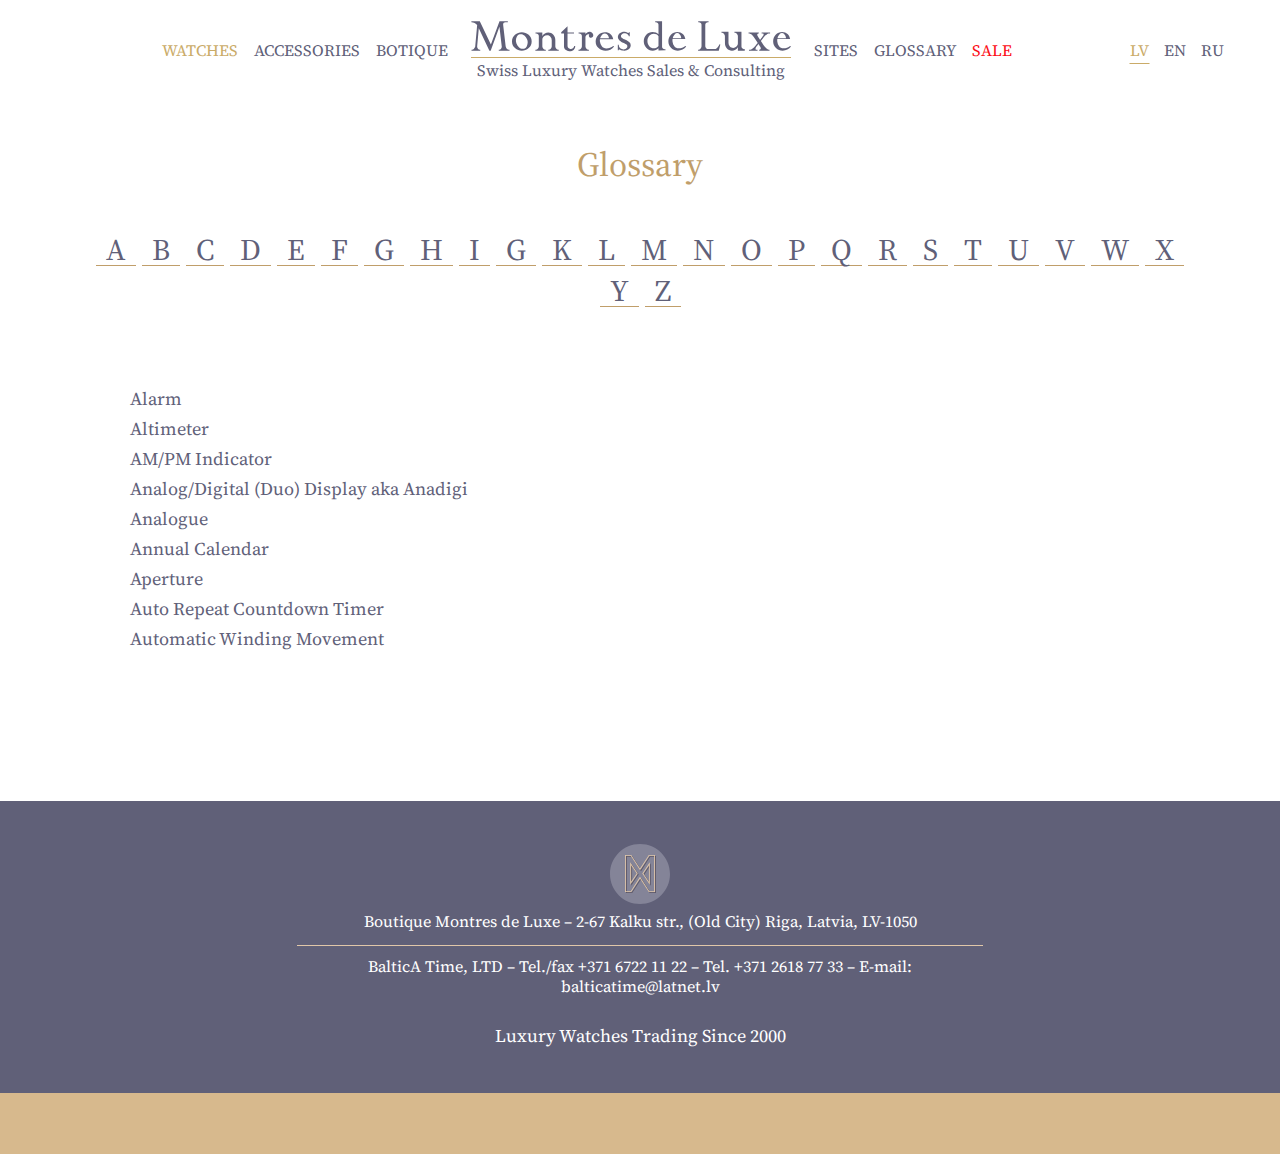
<file: glossary.html>
<!DOCTYPE html>
<html>
	<head>
		<title>Glossary</title>
		
   	<!-- CSS -->
		<link rel="stylesheet" href="css/style.css">

		<link href="https://fonts.googleapis.com/css2?family=Source+Serif+Pro:ital,wght@0,400;0,600;1,400&display=swap" rel="stylesheet">

		<meta http-equiv="Content-type" content="text/html;charset=UTF-8" />
		<meta name="viewport" content="width=device-width, initial-scale=1.0">
	</head>
	<body>
		<div class="wrapper">
			<div class="content">
								<header class="header">
					<div class="header-box">
					</div>
					<div class="header-burger">
						<span class="header-burger-line"></span>
					</div>
					<nav>
						<ul class="nav-menu">
							<li><a href="watches.html" class="header-link header-link-active">WATCHES</a>
							</li>
							<li><a href="accessories.html" class="header-link">ACCESSORIES</a></li>
							<li><a href="boutique.html" class=" header-link">BOTIQUE</a></li>
							<li>
								<div class="montres-header">
									<a href="index.html" class="">
										<img src="img/logo/logo_montres.svg" class=
										"w-100" alt="">
										<p class="header-slogan">Swiss Luxury Watches Sales & Consulting</p>
									</a>			
								</div>					
							</li>
							<li><a href="companies.html" class=" header-link"> SITES</a></li>
							<li><a href="glossary.html" class=" header-link">GLOSSARY</a></li>
							<li><a href="sale.html" class="header-link sale-btn">SALE</a>	</li>
						</ul>
					</nav>
					<div class="montres-logo-open">
							<a href="index.html" >
								<img src="img/logo/logo_montres.svg" class=
										"w-100" alt="">
							</a>			
					</div>
					<div class="montres-header-center">
							<a href="index.html" >
								<img src="img/logo/logo_montres.svg" class=
										"w-100" alt="">
							</a>			
					</div>
					<div class="language-select">
						<a href="#" class="language-btn language-active">LV</a>
						<a href="#" class="language-btn">EN</a>
						<a href="#" class="language-btn">RU</a>
					</div>
					
				</header>
				<div class="menu-open">
					<ul class="nav-menu-open">
							<li class="language-btn-menu-open"><a href="watches.html" class="header-link">WATCHES</a>
								<div class="language-select-open">
									<a href="#" class="language-btn language-active">LV</a>
									<a href="#" class="language-btn">EN</a>
									<a href="#" class="language-btn">RU</a>
								</div>
							</li>
							<li><a href="accessories.html" class="header-link">ACCESSORIES</a>
							</li>
							<li><a href="boutique.html" class=" header-link">BOTIQUE</a></li>
							<li><a href="companies.html" class=" header-link">SITES</a></li>
							<li><a href="glossary.html" class=" header-link">GLOSSARY</a></li>
							<li><a href="sale.html" class="header-link text-danger">SALE</a>	</li>
						</ul>
				</div>


 
				<section class="glossary-wrapper">
					<h1 class="companies-title text-center">Glossary</h1>					
					<div class="row m-0 justify-content-center">
						<div class="col-xl-12 col-lg-12 col-md-10 col-sm-10 alphabet">
							<a href="#" class="alphabet-letter ">A</a>
							<a href="#" class="alphabet-letter">B</a>
							<a href="#" class="alphabet-letter">C</a>
							<a href="#" class="alphabet-letter">D</a>
							<a href="#" class="alphabet-letter">E</a>
							<a href="#" class="alphabet-letter">F</a>
							<a href="#" class="alphabet-letter">G</a>
							<a href="#" class="alphabet-letter">H</a>
							<a href="#" class="alphabet-letter">I</a>
							<a href="#" class="alphabet-letter">G</a>
							<a href="#" class="alphabet-letter">K</a>
							<a href="#" class="alphabet-letter">L</a>
							<a href="#" class="alphabet-letter">M</a>
							<a href="#" class="alphabet-letter">N</a>
							<a href="#" class="alphabet-letter">O</a>
							<a href="#" class="alphabet-letter">P</a>
							<a href="#" class="alphabet-letter">Q</a>
							<a href="#" class="alphabet-letter">R</a>
							<a href="#" class="alphabet-letter">S</a>
							<a href="#" class="alphabet-letter">T</a>
							<a href="#" class="alphabet-letter">U</a>
							<a href="#" class="alphabet-letter">V</a>
							<a href="#" class="alphabet-letter">W</a>
							<a href="#" class="alphabet-letter">X</a>
							<a href="#" class="alphabet-letter">Y</a>
							<a href="#" class="alphabet-letter">Z</a>
						</div>
					</div>
					<div class="row m-0 companies-list">
						<div class="col-xl-6 col-lg-6 col-md-12 col-sm-12 col-xs-12 p-0">
							<a href="#" class="glossary-link d-block">Alarm</a>
							<a href="#" class="glossary-link d-block">Altimeter</a>
							<a href="#" class="glossary-link d-block">AM/PM Indicator</a>
							<a href="#" class="glossary-link d-block">Analog/Digital (Duo) Display aka Anadigi</a>
							<a href="#" class="glossary-link d-block">Analogue</a>
							<a href="glossary_annual_calendar.html" class="glossary-link d-block">Annual Calendar</a>
							<a href="#" class="glossary-link d-block">Aperture</a>
							<a href="#" class="glossary-link d-block">Auto Repeat Countdown Timer</a>
							<a href="#" class="glossary-link d-block">Automatic Winding Movement</a>
						</div>
					</div>				
				</section>

			</div>

						<footer class="footer sticky-bottom">
				<div class="row m-0">
					<div class="address col-xl-12 col-lg-12 col-md-12 col-sm-12 
					col-xs-10 mx-auto ">
						<a href="#" class="d-inline-block mb-2">
							<img src="img/logo/logo_footer.svg" alt="">
						</a>
						<p>Boutique Montres de Luxe – 2-67 Kalku str., (Old City) Riga, Latvia, LV-1050</p>
						<p class="address-footer">BalticA Time, LTD – Tel./fax +371 6722 11 22 – Tel. +371 2618 77 33 – E-mail: balticatime@latnet.lv</p>
						<p class="slogan-footer">Luxury Watches Trading Since 2000</p>
					</div>
				</div>	
				<div class="bottom-line"></div>		
			</footer>
		</div>
	</body>

	
	<script src="https://code.jquery.com/jquery-3.2.1.slim.min.js" integrity="sha384-KJ3o2DKtIkvYIK3UENzmM7KCkRr/rE9/Qpg6aAZGJwFDMVNA/GpGFF93hXpG5KkN" crossorigin="anonymous"></script>
   <script src="https://cdnjs.cloudflare.com/ajax/libs/popper.js/1.12.9/umd/popper.min.js" integrity="sha384-ApNbgh9B+Y1QKtv3Rn7W3mgPxhU9K/ScQsAP7hUibX39j7fakFPskvXusvfa0b4Q" crossorigin="anonymous"></script>
   <script src="https://maxcdn.bootstrapcdn.com/bootstrap/4.0.0/js/bootstrap.min.js" integrity="sha384-JZR6Spejh4U02d8jOt6vLEHfe/JQGiRRSQQxSfFWpi1MquVdAyjUar5+76PVCmYl" crossorigin="anonymous"></script>
<script src="js/main.js"></script>
</html>
</file>
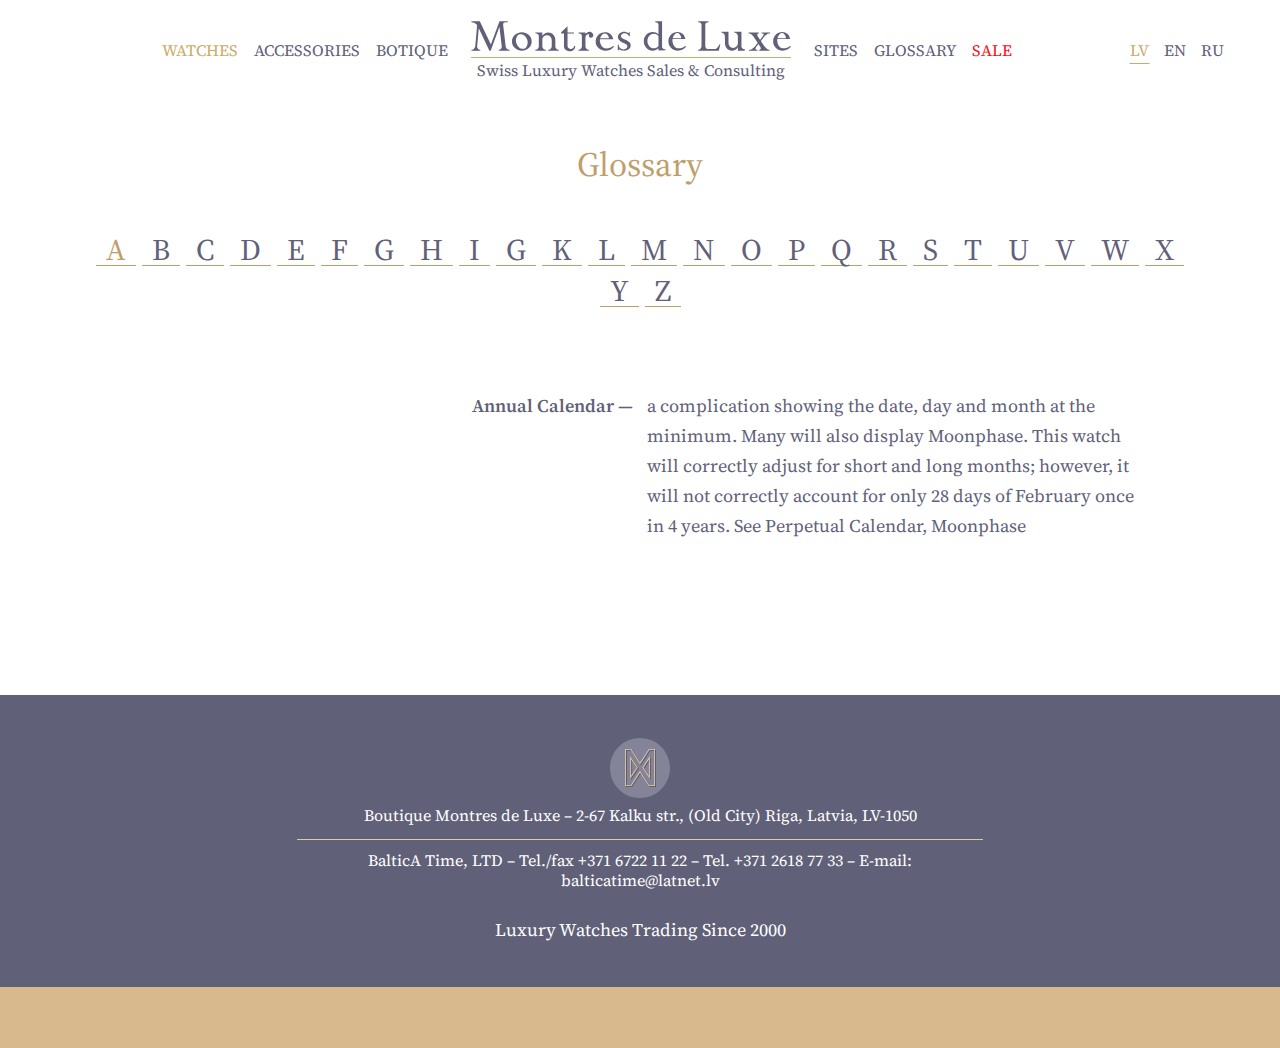
<file: glossary_annual_calendar.html>
<!DOCTYPE html>
<html>
	<head>
		<title>Glossary - Annual calendar</title>

   	<!-- CSS -->
		<link rel="stylesheet" href="css/style.css">

		<link href="https://fonts.googleapis.com/css2?family=Source+Serif+Pro:ital,wght@0,400;0,600;1,400&display=swap" rel="stylesheet">

		<meta http-equiv="Content-type" content="text/html;charset=UTF-8" />
		<meta name="viewport" content="width=device-width, initial-scale=1.0">
	</head>
	<body>
		<div class="wrapper">
			<div class="content">
								<header class="header">
					<div class="header-box">
					</div>
					<div class="header-burger">
						<span class="header-burger-line"></span>
					</div>
					<nav>
						<ul class="nav-menu">
							<li><a href="watches.html" class="header-link header-link-active">WATCHES</a>
							</li>
							<li><a href="accessories.html" class="header-link">ACCESSORIES</a></li>
							<li><a href="boutique.html" class=" header-link">BOTIQUE</a></li>
							<li>
								<div class="montres-header">
									<a href="index.html" class="">
										<img src="img/logo/logo_montres.svg" class=
										"w-100" alt="">
										<p class="header-slogan">Swiss Luxury Watches Sales & Consulting</p>
									</a>			
								</div>					
							</li>
							<li><a href="companies.html" class=" header-link"> SITES</a></li>
							<li><a href="glossary.html" class=" header-link">GLOSSARY</a></li>
							<li><a href="sale.html" class="header-link sale-btn">SALE</a>	</li>
						</ul>
					</nav>
					<div class="montres-logo-open">
							<a href="index.html" >
								<img src="img/logo/logo_montres.svg" class=
										"w-100" alt="">
							</a>			
					</div>
					<div class="montres-header-center">
							<a href="index.html" >
								<img src="img/logo/logo_montres.svg" class=
										"w-100" alt="">
							</a>			
					</div>
					<div class="language-select">
						<a href="#" class="language-btn language-active">LV</a>
						<a href="#" class="language-btn">EN</a>
						<a href="#" class="language-btn">RU</a>
					</div>
					
				</header>
				<div class="menu-open">
					<ul class="nav-menu-open">
							<li class="language-btn-menu-open"><a href="watches.html" class="header-link">WATCHES</a>
								<div class="language-select-open">
									<a href="#" class="language-btn language-active">LV</a>
									<a href="#" class="language-btn">EN</a>
									<a href="#" class="language-btn">RU</a>
								</div>
							</li>
							<li><a href="accessories.html" class="header-link">ACCESSORIES</a>
							</li>
							<li><a href="boutique.html" class=" header-link">BOTIQUE</a></li>
							<li><a href="companies.html" class=" header-link">SITES</a></li>
							<li><a href="glossary.html" class=" header-link">GLOSSARY</a></li>
							<li><a href="sale.html" class="header-link text-danger">SALE</a>	</li>
						</ul>
				</div>


 
				<section class="glossary-wrapper">
					<h1 class="companies-title text-center">Glossary</h1>					
					<div class="row m-0 justify-content-center">
						<div class="col-xl-12 col-lg-12 col-md-10 col-sm-8 col-8 alphabet">
							<a href="#" class="alphabet-letter letter-active">A</a>
							<a href="#" class="alphabet-letter">B</a>
							<a href="#" class="alphabet-letter">C</a>
							<a href="#" class="alphabet-letter">D</a>
							<a href="#" class="alphabet-letter">E</a>
							<a href="#" class="alphabet-letter">F</a>
							<a href="#" class="alphabet-letter">G</a>
							<a href="#" class="alphabet-letter">H</a>
							<a href="#" class="alphabet-letter">I</a>
							<a href="#" class="alphabet-letter">G</a>
							<a href="#" class="alphabet-letter">K</a>
							<a href="#" class="alphabet-letter">L</a>
							<a href="#" class="alphabet-letter">M</a>
							<a href="#" class="alphabet-letter">N</a>
							<a href="#" class="alphabet-letter">O</a>
							<a href="#" class="alphabet-letter">P</a>
							<a href="#" class="alphabet-letter">Q</a>
							<a href="#" class="alphabet-letter">R</a>
							<a href="#" class="alphabet-letter">S</a>
							<a href="#" class="alphabet-letter">T</a>
							<a href="#" class="alphabet-letter">U</a>
							<a href="#" class="alphabet-letter">V</a>
							<a href="#" class="alphabet-letter">W</a>
							<a href="#" class="alphabet-letter">X</a>
							<a href="#" class="alphabet-letter">Y</a>
							<a href="#" class="alphabet-letter">Z</a>
						</div>
					</div>
					<div class="row m-0 companies-list">
						<div class="col-xl-6 col-lg-5 col-md-5 col-sm-5 col-xs-12 p-2">
						<p class="glossary-item mb-0">Annual Calendar — </p>
						</div>
						<div class="col-xl-6 col-lg-7 col-md-7 col-sm-7 col-xs-12 p-2">
							<p class="glossary-description mb-0">a complication showing the date, day and month at the minimum. Many will also display Moonphase. This watch will correctly adjust for short and long months; however, it will not correctly account for only 28 days of February once in 4 years. See Perpetual Calendar, Moonphase</p>
						</div>
					</div>				
				</section>

			</div>

						<footer class="footer sticky-bottom">
				<div class="row m-0">
					<div class="address col-xl-12 col-lg-12 col-md-12 col-sm-12 
					col-xs-10 mx-auto ">
						<a href="#" class="d-inline-block mb-2">
							<img src="img/logo/logo_footer.svg" alt="">
						</a>
						<p>Boutique Montres de Luxe – 2-67 Kalku str., (Old City) Riga, Latvia, LV-1050</p>
						<p class="address-footer">BalticA Time, LTD – Tel./fax +371 6722 11 22 – Tel. +371 2618 77 33 – E-mail: balticatime@latnet.lv</p>
						<p class="slogan-footer">Luxury Watches Trading Since 2000</p>
					</div>
				</div>	
				<div class="bottom-line"></div>		
			</footer>
		</div>
	</body>

	
	<script src="https://code.jquery.com/jquery-3.2.1.slim.min.js" integrity="sha384-KJ3o2DKtIkvYIK3UENzmM7KCkRr/rE9/Qpg6aAZGJwFDMVNA/GpGFF93hXpG5KkN" crossorigin="anonymous"></script>
   <script src="https://cdnjs.cloudflare.com/ajax/libs/popper.js/1.12.9/umd/popper.min.js" integrity="sha384-ApNbgh9B+Y1QKtv3Rn7W3mgPxhU9K/ScQsAP7hUibX39j7fakFPskvXusvfa0b4Q" crossorigin="anonymous"></script>
   <script src="https://maxcdn.bootstrapcdn.com/bootstrap/4.0.0/js/bootstrap.min.js" integrity="sha384-JZR6Spejh4U02d8jOt6vLEHfe/JQGiRRSQQxSfFWpi1MquVdAyjUar5+76PVCmYl" crossorigin="anonymous"></script>
<script src="js/main.js"></script>
</html>
</file>
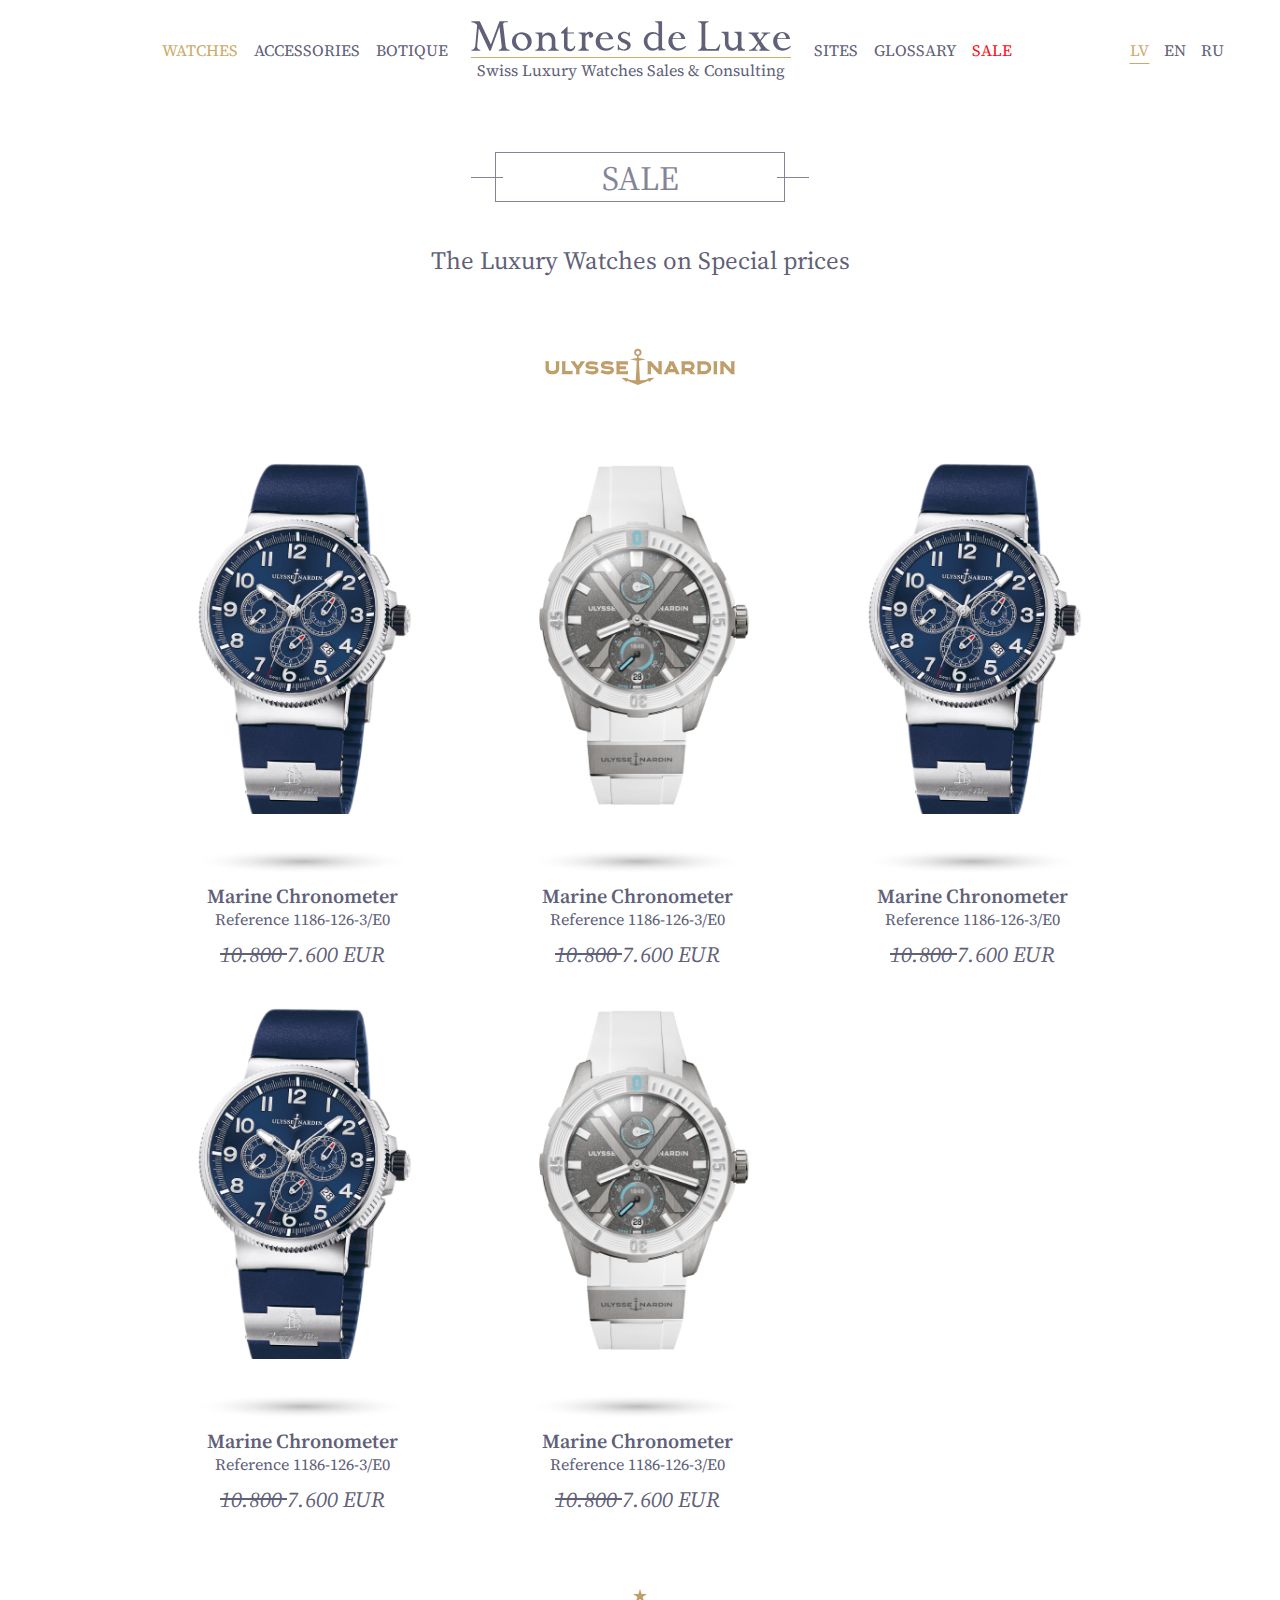
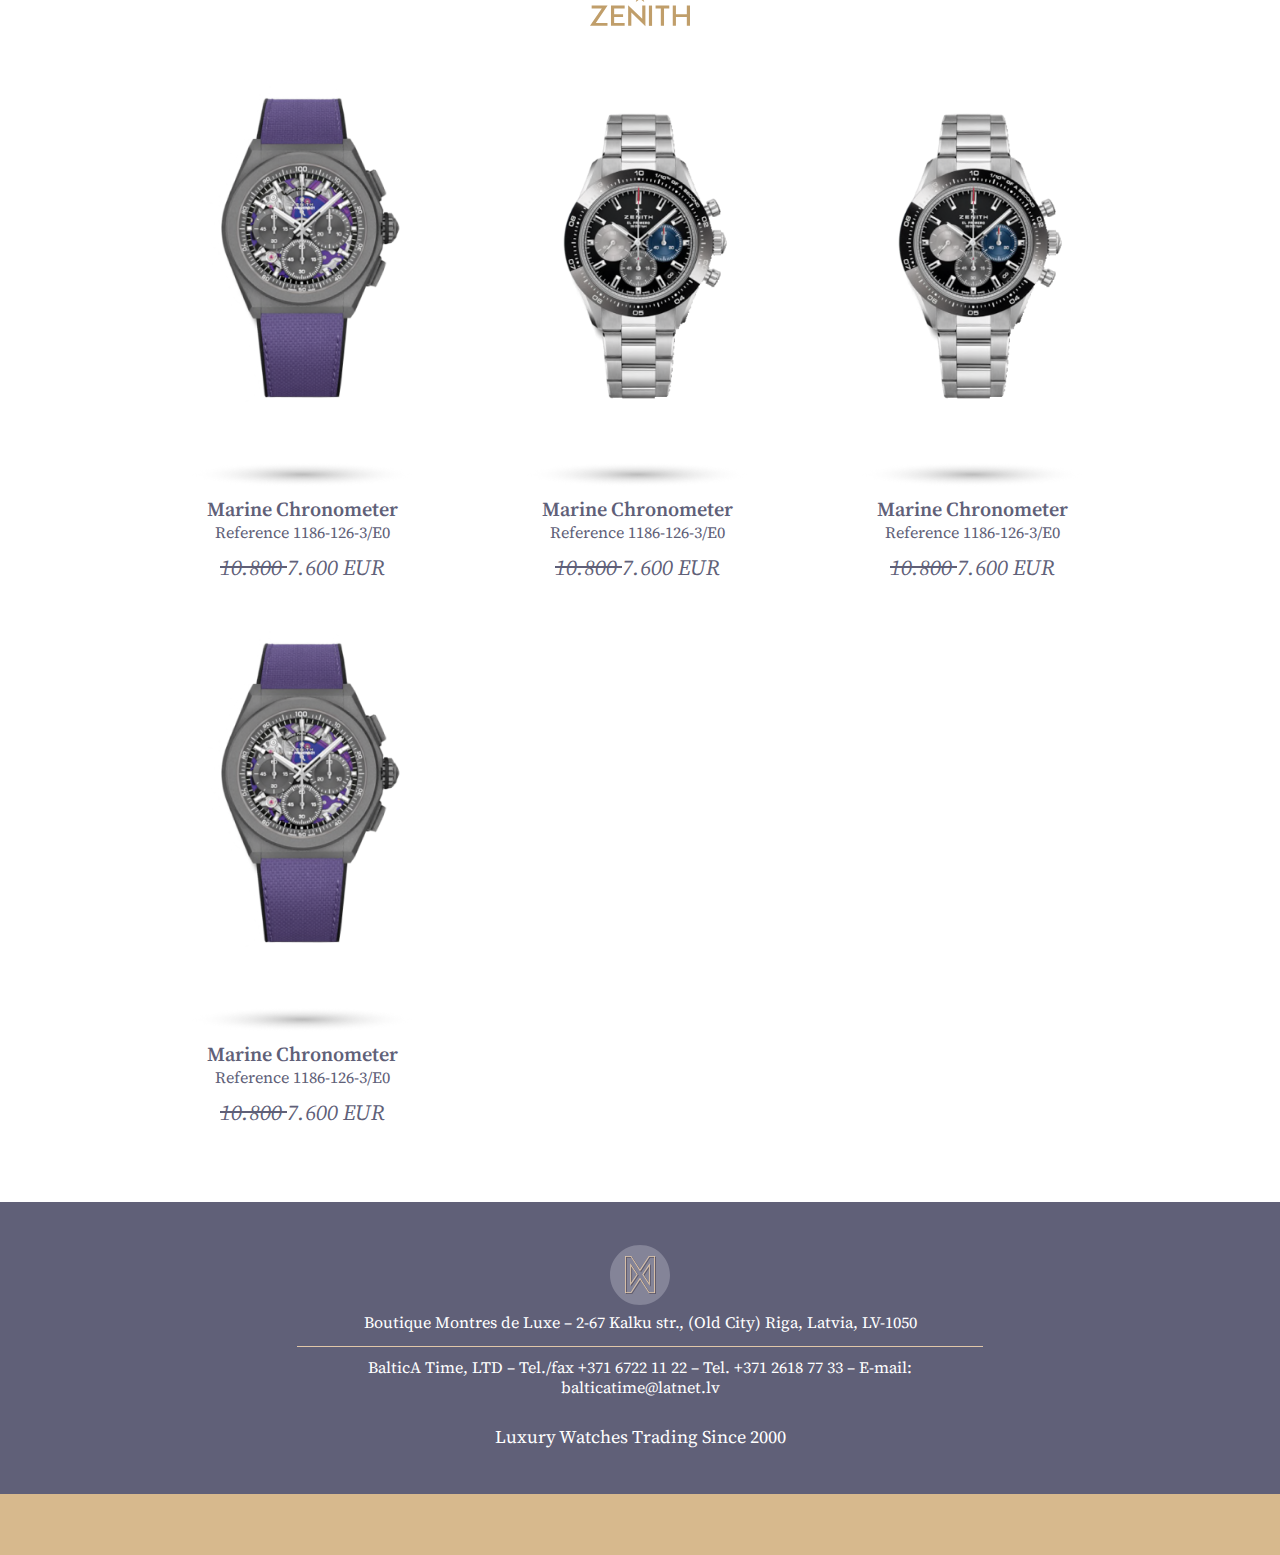
<file: sale.html>
<!DOCTYPE html>
<html>
	<head>
		<title>Montres de Luxe</title>

   	<!-- CSS -->
		<link rel="stylesheet" href="css/style.css">

		<link href="https://fonts.googleapis.com/css2?family=Source+Serif+Pro:ital,wght@0,400;0,600;1,400&display=swap" rel="stylesheet">

		<meta http-equiv="Content-type" content="text/html;charset=UTF-8" />
		<meta name="viewport" content="width=device-width, initial-scale=1.0">
	</head>
	<body>
		<div class="wrapper">
			<div class="content">
								<header class="header">
					<div class="header-box">
					</div>
					<div class="header-burger">
						<span class="header-burger-line"></span>
					</div>
					<nav>
						<ul class="nav-menu">
							<li><a href="watches.html" class="header-link header-link-active">WATCHES</a>
							</li>
							<li><a href="accessories.html" class="header-link">ACCESSORIES</a></li>
							<li><a href="boutique.html" class=" header-link">BOTIQUE</a></li>
							<li>
								<div class="montres-header">
									<a href="index.html" class="">
										<img src="img/logo/logo_montres.svg" class=
										"w-100" alt="">
										<p class="header-slogan">Swiss Luxury Watches Sales & Consulting</p>
									</a>			
								</div>					
							</li>
							<li><a href="companies.html" class=" header-link"> SITES</a></li>
							<li><a href="glossary.html" class=" header-link">GLOSSARY</a></li>
							<li><a href="sale.html" class="header-link sale-btn">SALE</a>	</li>
						</ul>
					</nav>
					<div class="montres-logo-open">
							<a href="index.html" >
								<img src="img/logo/logo_montres.svg" class=
										"w-100" alt="">
							</a>			
					</div>
					<div class="montres-header-center">
							<a href="index.html" >
								<img src="img/logo/logo_montres.svg" class=
										"w-100" alt="">
							</a>			
					</div>
					<div class="language-select">
						<a href="#" class="language-btn language-active">LV</a>
						<a href="#" class="language-btn">EN</a>
						<a href="#" class="language-btn">RU</a>
					</div>
					
				</header>
				<div class="menu-open">
					<ul class="nav-menu-open">
							<li class="language-btn-menu-open"><a href="watches.html" class="header-link">WATCHES</a>
								<div class="language-select-open">
									<a href="#" class="language-btn language-active">LV</a>
									<a href="#" class="language-btn">EN</a>
									<a href="#" class="language-btn">RU</a>
								</div>
							</li>
							<li><a href="accessories.html" class="header-link">ACCESSORIES</a>
							</li>
							<li><a href="boutique.html" class=" header-link">BOTIQUE</a></li>
							<li><a href="companies.html" class=" header-link">SITES</a></li>
							<li><a href="glossary.html" class=" header-link">GLOSSARY</a></li>
							<li><a href="sale.html" class="header-link text-danger">SALE</a>	</li>
						</ul>
				</div>


  
				<section class="">
					<div class="row m-0 row-sale">
						<div class="section-title section-title-sale mb-5">SALE</div>	
					</div>
					<h2 class="sale-subtitle mb-5">The Luxury Watches on Special prices</h2>
					<div class="sales-logo">
						<img src="img/logo/sale_ulysse_nardin.svg" alt="">
					</div>
					<div class="sales-wrapper">
						<a href="sale_marine_chronometer.html" class="sale-item">
							<div class="sale-img">
								<img src="img/watches/watch01.png"  class="watch-img" alt="">
							</div>
							<div>
								<p class="model-title">Marine Chronometer</p>
								<p class="model-description">Reference 1186-126-3/E0</p>
								<p class="price"><span class="old-price">10.800 </span>7.600 EUR</p>
							</div>
						</a>
						<a href="#" class="sale-item">
							<div class="sale-img">
								<img src="img/watches/watch02.png" class="watch-img" alt="">
							</div>
							<div>
								<p class="model-title">Marine Chronometer</p>
								<p class="model-description">Reference 1186-126-3/E0</p>
								<p class="price"><span class="old-price">10.800 </span>7.600 EUR</p>
							</div>
						</a>
						<a href="#" class="sale-item">
							<div class="sale-img">
								<img src="img/watches/watch01.png" class="watch-img" alt="">
							</div>
							<div>
								<p class="model-title">Marine Chronometer</p>
								<p class="model-description">Reference 1186-126-3/E0</p>
								<p class="price"><span class="old-price">10.800 </span>7.600 EUR</p>
							</div>
						</a>
						<a href="#" class="sale-item">
							<div class="sale-img">
								<img src="img/watches/watch01.png" class="watch-img" alt="">
							</div>
							<div>
								<p class="model-title">Marine Chronometer</p>
								<p class="model-description">Reference 1186-126-3/E0</p>
								<p class="price"><span class="old-price">10.800 </span>7.600 EUR</p>
							</div>
						</a>
						<a href="#" class="sale-item">
							<div class="sale-img">
								<img src="img/watches/watch02.png" class="watch-img" alt="">
							</div>
							<div>
								<p class="model-title">Marine Chronometer</p>
								<p class="model-description">Reference 1186-126-3/E0</p>
								<p class="price"><span class="old-price">10.800 </span>7.600 EUR</p>
							</div>
						</a>
					</div>
					<div class="sales-logo">
						<img src="img/logo/sale_zenith.svg" alt="">
					</div>
					<div class="sales-wrapper">
						<a href="#" class="sale-item">
							<div class="sale-img">
								<img src="img/watches/watch05.png" class="watch-img" alt="">
							</div>
							<div>
								<p class="model-title">Marine Chronometer</p>
								<p class="model-description">Reference 1186-126-3/E0</p>
								<p class="price"><span class="old-price">10.800 </span>7.600 EUR</p>
							</div>
						</a>
						<a href="#" class="sale-item">
							<div class="sale-img">
								<img src="img/watches/watch04.png" class="watch-img" alt="">
							</div>
							<div>
								<p class="model-title">Marine Chronometer</p>
								<p class="model-description">Reference 1186-126-3/E0</p>
								<p class="price"><span class="old-price">10.800 </span>7.600 EUR</p>
							</div>
						</a>
						<a href="#" class="sale-item">
							<div class="sale-img">
								<img src="img/watches/watch04.png" class="watch-img" alt="">
							</div>
							<div>
								<p class="model-title">Marine Chronometer</p>
								<p class="model-description">Reference 1186-126-3/E0</p>
								<p class="price"><span class="old-price">10.800 </span>7.600 EUR</p>
							</div>
						</a>
						<a href="#" class="sale-item">
							<div class="sale-img">
								<img src="img/watches/watch05.png" class="watch-img" alt="">
							</div>
							<div>
								<p class="model-title">Marine Chronometer</p>
								<p class="model-description">Reference 1186-126-3/E0</p>
								<p class="price"><span class="old-price">10.800 </span>7.600 EUR</p>
							</div>
						</a>
					</div>
				</section>
			</div>
						<footer class="footer sticky-bottom">
				<div class="row m-0">
					<div class="address col-xl-12 col-lg-12 col-md-12 col-sm-12 
					col-xs-10 mx-auto ">
						<a href="#" class="d-inline-block mb-2">
							<img src="img/logo/logo_footer.svg" alt="">
						</a>
						<p>Boutique Montres de Luxe – 2-67 Kalku str., (Old City) Riga, Latvia, LV-1050</p>
						<p class="address-footer">BalticA Time, LTD – Tel./fax +371 6722 11 22 – Tel. +371 2618 77 33 – E-mail: balticatime@latnet.lv</p>
						<p class="slogan-footer">Luxury Watches Trading Since 2000</p>
					</div>
				</div>	
				<div class="bottom-line"></div>		
			</footer>  
		</div>
	</body>

	
	<script src="https://code.jquery.com/jquery-3.2.1.slim.min.js" integrity="sha384-KJ3o2DKtIkvYIK3UENzmM7KCkRr/rE9/Qpg6aAZGJwFDMVNA/GpGFF93hXpG5KkN" crossorigin="anonymous"></script>
   <script src="https://cdnjs.cloudflare.com/ajax/libs/popper.js/1.12.9/umd/popper.min.js" integrity="sha384-ApNbgh9B+Y1QKtv3Rn7W3mgPxhU9K/ScQsAP7hUibX39j7fakFPskvXusvfa0b4Q" crossorigin="anonymous"></script>
   <script src="https://maxcdn.bootstrapcdn.com/bootstrap/4.0.0/js/bootstrap.min.js" integrity="sha384-JZR6Spejh4U02d8jOt6vLEHfe/JQGiRRSQQxSfFWpi1MquVdAyjUar5+76PVCmYl" crossorigin="anonymous"></script>
<script src="js/main.js"></script>
</html>
</file>
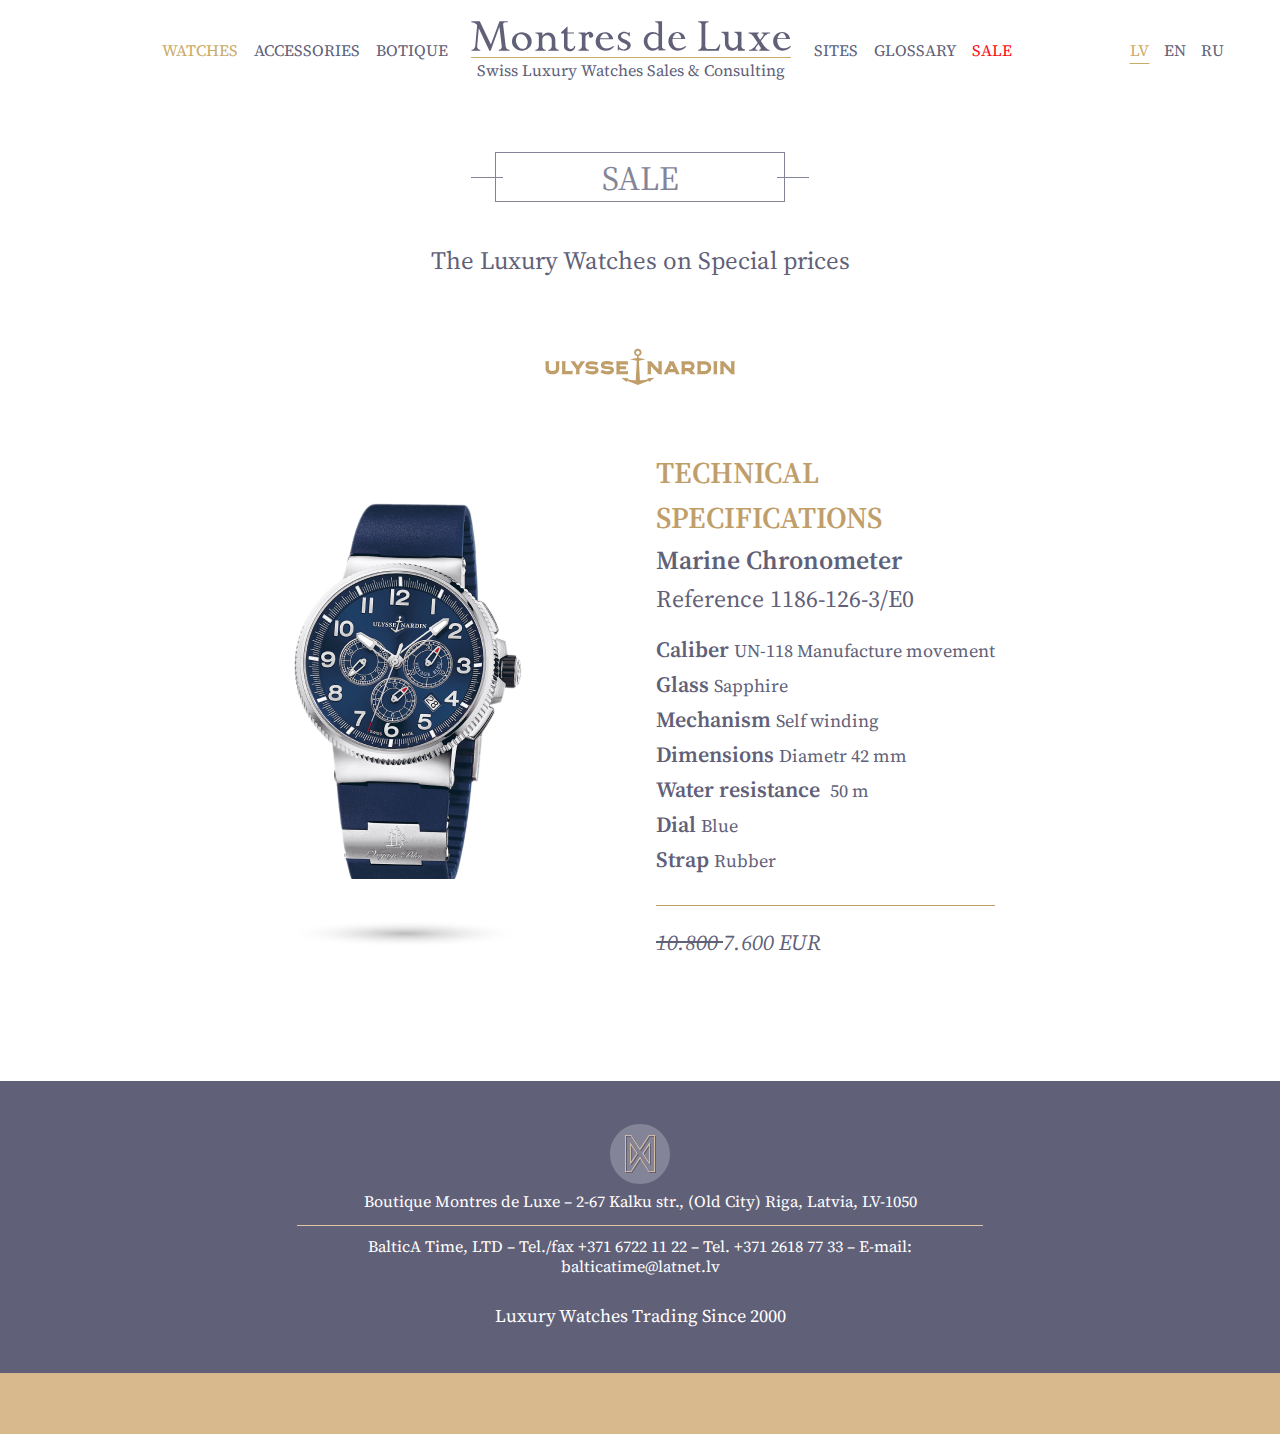
<file: sale_marine_chronometer.html>
<!DOCTYPE html>
<html>
	<head>
		<title>Ulysse Nardin - Marine Chronometer</title>

   	<!-- CSS -->
		<link rel="stylesheet" href="css/style.css">

		<link href="https://fonts.googleapis.com/css2?family=Source+Serif+Pro:ital,wght@0,400;0,600;1,400&display=swap" rel="stylesheet">

		<meta http-equiv="Content-type" content="text/html;charset=UTF-8" />
		<meta name="viewport" content="width=device-width, initial-scale=1.0">
	</head>
	<body>
		<div class="wrapper">
			<div class="content">
								<header class="header">
					<div class="header-box">
					</div>
					<div class="header-burger">
						<span class="header-burger-line"></span>
					</div>
					<nav>
						<ul class="nav-menu">
							<li><a href="watches.html" class="header-link header-link-active">WATCHES</a>
							</li>
							<li><a href="accessories.html" class="header-link">ACCESSORIES</a></li>
							<li><a href="boutique.html" class=" header-link">BOTIQUE</a></li>
							<li>
								<div class="montres-header">
									<a href="index.html" class="">
										<img src="img/logo/logo_montres.svg" class=
										"w-100" alt="">
										<p class="header-slogan">Swiss Luxury Watches Sales & Consulting</p>
									</a>			
								</div>					
							</li>
							<li><a href="companies.html" class=" header-link"> SITES</a></li>
							<li><a href="glossary.html" class=" header-link">GLOSSARY</a></li>
							<li><a href="sale.html" class="header-link sale-btn">SALE</a>	</li>
						</ul>
					</nav>
					<div class="montres-logo-open">
							<a href="index.html" >
								<img src="img/logo/logo_montres.svg" class=
										"w-100" alt="">
							</a>			
					</div>
					<div class="montres-header-center">
							<a href="index.html" >
								<img src="img/logo/logo_montres.svg" class=
										"w-100" alt="">
							</a>			
					</div>
					<div class="language-select">
						<a href="#" class="language-btn language-active">LV</a>
						<a href="#" class="language-btn">EN</a>
						<a href="#" class="language-btn">RU</a>
					</div>
					
				</header>
				<div class="menu-open">
					<ul class="nav-menu-open">
							<li class="language-btn-menu-open"><a href="watches.html" class="header-link">WATCHES</a>
								<div class="language-select-open">
									<a href="#" class="language-btn language-active">LV</a>
									<a href="#" class="language-btn">EN</a>
									<a href="#" class="language-btn">RU</a>
								</div>
							</li>
							<li><a href="accessories.html" class="header-link">ACCESSORIES</a>
							</li>
							<li><a href="boutique.html" class=" header-link">BOTIQUE</a></li>
							<li><a href="companies.html" class=" header-link">SITES</a></li>
							<li><a href="glossary.html" class=" header-link">GLOSSARY</a></li>
							<li><a href="sale.html" class="header-link text-danger">SALE</a>	</li>
						</ul>
				</div>


  
				<section class="">
					<div class="row m-0 row-sale">
						<div class="section-title section-title-sale mb-5">SALE</div>	
					</div>
					<h2 class="sale-subtitle mb-5">The Luxury Watches on Special prices</h2>
					<div class="sales-logo">
							<img src="img/logo/sale_ulysse_nardin.svg" alt="">
					</div>
					<div class="sale-item-wrapper">
							<div class="sale-watches-img">
								<img src="img/watches/watch01.png" class="watches-img" alt="">
							</div>
							<div class="">
									<p class="specification-title mb-2">TECHNICAL</p>
									<p class="specification-title mb-2">SPECIFICATIONS</p>
									<p class="item-title mb-2">Marine Chronometer</p>
									<p class="item-number mb-4">Reference 1186-126-3/E0</p>
									<div class="item-description">
										<p class="details mb-2"><span class="details-title">Caliber</span>UN-118 Manufacture movement</p>
										<p class="details mb-2"><span class="details-title">Glass</span>Sapphire</p>
										<p class="details mb-2"><span class="details-title">Mechanism</span>Self winding</p>
										<p class="details mb-2"><span class="details-title">Dimensions</span>Diametr 42 mm</p>
										<p class="details mb-2"><span class="details-title">Water resistance </span>50 m</p>
										<p class="details mb-2"><span class="details-title">Dial</span>Blue</p>
										<p class="details mb-2"><span class="details-title">Strap</span>Rubber</p>
									</div>
									<p class="price"><span class="old-price">10.800 </span>7.600 EUR</p>
								</div>
					</div>
				</section>
			</div>
						<footer class="footer sticky-bottom">
				<div class="row m-0">
					<div class="address col-xl-12 col-lg-12 col-md-12 col-sm-12 
					col-xs-10 mx-auto ">
						<a href="#" class="d-inline-block mb-2">
							<img src="img/logo/logo_footer.svg" alt="">
						</a>
						<p>Boutique Montres de Luxe – 2-67 Kalku str., (Old City) Riga, Latvia, LV-1050</p>
						<p class="address-footer">BalticA Time, LTD – Tel./fax +371 6722 11 22 – Tel. +371 2618 77 33 – E-mail: balticatime@latnet.lv</p>
						<p class="slogan-footer">Luxury Watches Trading Since 2000</p>
					</div>
				</div>	
				<div class="bottom-line"></div>		
			</footer>  
		</div>
	</body>

	
	<script src="https://code.jquery.com/jquery-3.2.1.slim.min.js" integrity="sha384-KJ3o2DKtIkvYIK3UENzmM7KCkRr/rE9/Qpg6aAZGJwFDMVNA/GpGFF93hXpG5KkN" crossorigin="anonymous"></script>
   <script src="https://cdnjs.cloudflare.com/ajax/libs/popper.js/1.12.9/umd/popper.min.js" integrity="sha384-ApNbgh9B+Y1QKtv3Rn7W3mgPxhU9K/ScQsAP7hUibX39j7fakFPskvXusvfa0b4Q" crossorigin="anonymous"></script>
   <script src="https://maxcdn.bootstrapcdn.com/bootstrap/4.0.0/js/bootstrap.min.js" integrity="sha384-JZR6Spejh4U02d8jOt6vLEHfe/JQGiRRSQQxSfFWpi1MquVdAyjUar5+76PVCmYl" crossorigin="anonymous"></script>
<script src="js/main.js"></script>
</html>
</file>
<file: css/style.css>
@import url(bootstrap/css/bootstrap.min.css);
@import url(nullstyle.css);
*, *:before, *:after {
  -webkit-box-sizing: border-box;
  box-sizing: border-box; }

body {
  font-family: 'Source Serif Pro', serif;
  color: #606078; }

.wrapper {
  max-width: 1366px;
  margin: 0 auto; }

.content {
  position: relative;
  width: 100%; }

/*!-- header index --*/
.top-header {
  display: -webkit-box;
  display: -ms-flexbox;
  display: flex;
  -webkit-box-orient: horizontal;
  -webkit-box-direction: normal;
  -ms-flex-direction: row;
  flex-direction: row;
  -webkit-box-align: center;
  -ms-flex-align: center;
  align-items: center;
  -webkit-box-pack: justify;
  -ms-flex-pack: justify;
  justify-content: space-between;
  background: #fff;
  height: 101px;
  padding: 0 50px; }

.header-burger {
  position: absolute;
  left: 120px;
  width: 32px;
  height: 14px;
  cursor: pointer;
  display: none; }

.header-burger-line {
  display: block;
  width: 32px;
  height: 1px;
  background: #CAAB68;
  position: relative;
  border: 0 solid transparent; }
  .header-burger-line:before {
    display: block;
    content: "";
    width: 24px;
    height: 1px;
    background: #CAAB68;
    position: absolute;
    top: 7px;
    left: 0px; }
  .header-burger-line:after {
    display: block;
    content: "";
    width: 32px;
    height: 1px;
    background: #CAAB68;
    position: absolute;
    top: 14px;
    left: 0px; }

.nav-menu {
  display: -webkit-box;
  display: -ms-flexbox;
  display: flex;
  -webkit-box-align: center;
  -ms-flex-align: center;
  align-items: center;
  -webkit-box-pack: justify;
  -ms-flex-pack: justify;
  justify-content: space-between;
  min-width: 691px;
  list-style: none;
  margin: 0; }

.header-link {
  display: block;
  padding: 8px;
  color: #606078;
  text-transform: uppercase;
  font-size: 16px;
  line-height: 1.2; }
  .header-link:hover {
    color: #CAAB68; }
  .header-link:active {
    color: #CAAB68; }

.header-link-active {
  color: #CAAB68; }

.language-btn {
  display: inline-block;
  background: #fff;
  color: #606078;
  margin: 0 5px;
  text-transform: uppercase;
  font-size: 16px;
  line-height: 25px;
  position: relative;
  border: 1px solid transparent; }
  .language-btn:hover {
    color: #CAAB68; }

.language-active {
  display: inline-block;
  color: #CAAB68;
  border-bottom: 1px solid #CAAB68; }

.menu-open {
  background: #fff;
  display: none; }

.nav-menu-open {
  list-style: none; }

.montres-logo-open {
  display: none; }

/*!-- main header --*/
.header {
  display: -webkit-box;
  display: -ms-flexbox;
  display: flex;
  -webkit-box-orient: horizontal;
  -webkit-box-direction: normal;
  -ms-flex-direction: row;
  flex-direction: row;
  -webkit-box-align: center;
  -ms-flex-align: center;
  align-items: center;
  -webkit-box-pack: justify;
  -ms-flex-pack: justify;
  justify-content: space-between;
  background: #fff;
  height: 101px;
  padding: 0 50px; }

.montres-header {
  width: 320px;
  margin: 0 15px;
  text-align: center; }
  .montres-header img {
    padding-bottom: 5px;
    border-bottom: 1px solid #CAAB68;
    margin-bottom: 2px; }

.montres-logo-header {
  width: 320px; }

.montres-header-center {
  display: none; }

.header-slogan {
  font-size: 16px;
  line-height: 20px;
  margin-bottom: 0;
  color: #606078; }

.logo-header-center {
  position: absolute;
  width: 320px;
  left: 50%;
  top: center;
  -webkit-transform: translate(-50%, 0);
  -ms-transform: translate(-50%, 0);
  transform: translate(-50%, 0); }

.header-nav {
  display: -webkit-box;
  display: -ms-flexbox;
  display: flex;
  -webkit-box-align: center;
  -ms-flex-align: center;
  align-items: center; }

.sale-btn {
  color: #FC0E17; }
  .sale-btn:hover {
    color: #fff; }

.hero {
  width: 100%;
  height: 462px;
  position: relative;
  background: no-repeat url("../img/bg_hero.jpg"); }

.container-montres {
  width: 100%;
  height: auto; }

.hero-logo {
  text-align: center; }
  .hero-logo img {
    margin-bottom: 2px; }

.hero-slogan {
  color: #fff;
  font-size: 22px;
  line-height: 28px;
  text-align: center; }

.brands-list {
  display: -webkit-box;
  display: -ms-flexbox;
  display: flex;
  -webkit-box-pack: center;
  -ms-flex-pack: center;
  justify-content: center;
  max-width: 1200px;
  margin: 30px auto;
  -ms-flex-wrap: wrap;
  flex-wrap: wrap; }

.brand-logo {
  height: 90px;
  width: 232px;
  display: -webkit-box;
  display: -ms-flexbox;
  display: flex;
  -webkit-box-align: center;
  -ms-flex-align: center;
  align-items: center;
  -webkit-box-pack: center;
  -ms-flex-pack: center;
  justify-content: center;
  margin: 5px;
  border-bottom: 1px solid #C09E6A; }
  .brand-logo img {
    text-align: middle; }

.row-news {
  text-align: center;
  text-transform: uppercase;
  background: #D7B98D;
  color: #fff; }

.section-title {
  height: 50px;
  width: 290px;
  margin: 51px auto;
  font-size: 34px;
  line-height: 50px; }

.section-title-news {
  border: 1px solid #fff;
  position: relative; }
  .section-title-news a {
    color: #fff; }
  .section-title-news:before {
    content: "";
    width: 32px;
    height: 1px;
    background: #fff;
    position: absolute;
    top: 50%;
    left: -25px; }
  .section-title-news:after {
    content: "";
    width: 32px;
    height: 1px;
    background: #fff;
    position: absolute;
    top: 50%;
    right: -25px; }

.news-slide {
  height: 500px;
  background-size: cover; }

.news-slide1 {
  background: no-repeat url("../img/slider_news/slide_news_01.jpg"); }

.news-slide2 {
  background: no-repeat url("../img/slider_news/slide_news_02.jpg");
  background-size: cover; }

.news-item {
  width: 380px;
  height: 250px;
  background: #fff;
  position: absolute;
  top: 50%;
  left: 130px;
  -webkit-transform: translate(0, -50%);
  -ms-transform: translate(0, -50%);
  transform: translate(0, -50%);
  padding: 28px 40px 28px 60px; }
  .news-item .brand-name {
    font-size: 44px;
    line-height: 55px;
    color: #848498;
    margin-bottom: 0; }
  .news-item .brand-slogan {
    font-size: 40px;
    color: #C09E6A;
    line-height: 50px; }
  .news-item:after {
    content: "";
    width: 73px;
    height: 1px;
    background: #C09E6A;
    position: absolute;
    top: 50%;
    right: -50px; }

.carousel-control-next, .carousel-control-prev {
  opacity: 1; }

.carousel-control-next-icon {
  width: 36px;
  height: 106px;
  background-image: url("../img/news_arrow_right.png"); }

.carousel-control-prev-icon {
  width: 36px;
  height: 106px;
  background-image: url("../img/news_arrow_left.png"); }

.carousel-indicators li {
  width: 50px;
  height: 2px;
  background-color: #D3BC8F; }

.row-sale {
  text-align: center;
  text-transform: uppercase;
  color: #848498; }

.section-title-sale {
  border: 1px solid #848498;
  position: relative; }
  .section-title-sale a {
    color: #848498; }
  .section-title-sale:before {
    content: "";
    width: 32px;
    height: 1px;
    background: #848498;
    position: absolute;
    top: 50%;
    left: -25px; }
  .section-title-sale:after {
    content: "";
    width: 32px;
    height: 1px;
    background: #848498;
    position: absolute;
    top: 50%;
    right: -25px; }

.section-sale {
  min-height: 790px; }

.slider-sale {
  max-width: 930px;
  margin: 0 auto; }

button.slick-prev.slick-arrow {
  position: absolute;
  background: no-repeat url("../img/arrow-left.png");
  width: 20px;
  height: 75px;
  font-size: 0;
  top: 25%;
  left: -50px;
  border: 1px solid transparent;
  outline: none; }

button.slick-next.slick-arrow {
  position: absolute;
  background: no-repeat url("../img/arrow-right.png");
  width: 20px;
  height: 75px;
  font-size: 0;
  top: 25%;
  right: -50px;
  border: 1px solid transparent;
  outline: none; }

.slider-sale-item {
  text-align: center;
  margin-bottom: 40px;
  text-decoration: none;
  color: #606078; }
  .slider-sale-item:hover {
    color: #606078;
    text-decoration: none; }

.slider-item-img {
  width: 224px;
  height: 386px;
  margin: 0 auto; }

.slick-dots {
  display: -webkit-box;
  display: -ms-flexbox;
  display: flex;
  -webkit-box-pack: center;
  -ms-flex-pack: center;
  justify-content: center; }

.slick-slider .slick-dots li {
  list-style: none; }

.slick-dots li button {
  font-size: 0px;
  width: 50px;
  height: 2px;
  outline: none;
  margin: 0 5px;
  border: 0px solid transparent;
  background-color: #C09E6A; }

.slick-slider .slick-dots li.slick-active button {
  background-color: #848498; }

.shade-img {
  padding-top: 5px;
  width: 200px;
  margin: 0 auto 15px; }

.model-title {
  font-size: 20px;
  line-height: 25px;
  font-weight: 600;
  margin-bottom: 0; }

.model-description {
  font-size: 16px;
  line-height: 20px; }

.price {
  font-size: 22px;
  font-style: italic; }
  .price .old-price {
    text-decoration: line-through; }

footer {
  text-align: center;
  background-color: #606078;
  height: 353px;
  padding-top: 43px;
  position: relative; }
  footer .address {
    font-size: 16px;
    line-height: 20px;
    color: #fff; }
  footer .logo-footer {
    margin-bottom: 23px; }
  footer .address-footer {
    max-width: 686px;
    border-top: 1px solid #E1C7A9;
    padding-top: 10px;
    margin: 0 auto 30px; }
  footer .slogan-footer {
    font-size: 18px; }
  footer .bottom-line {
    background: #D7B98D;
    height: 61px;
    width: 100%;
    position: absolute;
    bottom: 0;
    z-index: 2000; }

/*watches page*/
.brands-list-watches {
  display: -webkit-box;
  display: -ms-flexbox;
  display: flex;
  -webkit-box-pack: center;
  -ms-flex-pack: center;
  justify-content: center;
  max-width: 1200px;
  margin: 30px auto 200px;
  -ms-flex-wrap: wrap;
  flex-wrap: wrap; }

/*sale page*/
.sale-subtitle {
  text-align: center;
  font-size: 25px;
  line-height: 32px; }

.sales-logo {
  text-align: center;
  margin-bottom: 40px; }

.sales-wrapper {
  max-width: 1010px;
  margin: 0 auto 45px auto;
  display: -webkit-box;
  display: -ms-flexbox;
  display: flex;
  -ms-flex-wrap: wrap;
  flex-wrap: wrap; }

.sale-item {
  display: inline-block;
  max-width: 225px;
  text-align: center;
  margin: 0 55px 20px 55px;
  text-align: center;
  color: #606078; }
  .sale-item:hover {
    color: #606078;
    text-decoration: none; }

.sale-img {
  height: 420px;
  max-width: 240px;
  background: no-repeat url("../img/shade.png");
  background-size: contain;
  background-position: 0 100%;
  margin: 0 auto 10px auto; }

.sale-img-rotate {
  width: 612px;
  background: no-repeat url("../img/shade.png");
  background-size: contain;
  background-position: 0 100%;
  margin: 0 auto 10px auto; }

.watch-img {
  max-width: 100%;
  max-height: 100%; }

/*sale item page*/
.sale-item-wrapper {
  margin-bottom: 114px;
  display: -webkit-box;
  display: -ms-flexbox;
  display: flex;
  -webkit-box-pack: center;
  -ms-flex-pack: center;
  justify-content: center; }

.sale-watches-img {
  display: -webkit-box;
  display: -ms-flexbox;
  display: flex;
  -webkit-box-orient: vertical;
  -webkit-box-direction: normal;
  -ms-flex-direction: column;
  flex-direction: column;
  -webkit-box-pack: center;
  -ms-flex-pack: center;
  justify-content: center;
  -webkit-box-align: center;
  -ms-flex-align: center;
  align-items: center;
  background: no-repeat url("../img/shade.png");
  background-size: contain;
  background-position: 0 100%;
  margin: 0 130px 20px 0; }

.watches-img {
  margin-bottom: 30px; }

.specification-title {
  text-transform: uppercase;
  font-size: 30px;
  line-height: 38px;
  color: #C09E6A;
  font-weight: 600; }

.item-title {
  font-size: 26px;
  line-height: 32px;
  font-weight: 600; }

.item-number {
  font-size: 24px;
  line-height: 31px; }

.item-description {
  padding-bottom: 25px;
  margin-bottom: 25px;
  border-bottom: 1px solid #C09E6A; }

.details {
  font-size: 18px; }

.details-title {
  font-size: 22px;
  line-height: 28px;
  font-weight: 600;
  padding-right: 5px; }

/*brand collection page*/
.brand-cover {
  position: relative;
  height: 400px;
  max-width: 1366px;
  background-size: cover;
  background: no-repeat url("../img/cover_nardin.jpg");
  background-position: 0 100%; }

.brand-item {
  width: 380px;
  height: 250px;
  background: #fff;
  position: absolute;
  top: 50%;
  right: 7%;
  -webkit-transform: translate(0, -50%);
  -ms-transform: translate(0, -50%);
  transform: translate(0, -50%);
  outline: 1px solid #C09E6A;
  outline-offset: -10px;
  padding: 50px 91px 29px 38px;
  cursor: pointer; }
  .brand-item .brand-title {
    font-size: 28px;
    line-height: 35px;
    color: #848498;
    margin-bottom: 0; }
  .brand-item .brand-description {
    font-size: 16px;
    line-height: 21px;
    color: #848498; }
  .brand-item:after {
    content: "";
    width: 73px;
    height: 1px;
    background: #C09E6A;
    position: absolute;
    top: 50%;
    right: -50px; }

.brand-section {
  width: 100%;
  height: 96px;
  background: #D7B98D;
  display: -webkit-box;
  display: -ms-flexbox;
  display: flex;
  -webkit-box-pack: center;
  -ms-flex-pack: center;
  justify-content: center;
  -webkit-box-align: center;
  -ms-flex-align: center;
  align-items: center; }

.brand-section-logo {
  width: 280px;
  height: 86px; }
  .brand-section-logo img {
    width: 100%;
    height: 100%; }

.collection-item {
  max-width: 610px;
  margin: 60px auto 70px;
  text-align: center; }
  .collection-item .collection-title {
    display: inline-block;
    width: 290px;
    padding: 6px 35px;
    margin: 0 auto;
    position: relative;
    border: 1px solid #848498;
    color: #848498;
    font-size: 30px;
    line-height: 38px;
    text-align: center;
    cursor: pointer; }
    .collection-item .collection-title:before {
      content: "";
      width: 35px;
      height: 1px;
      background: #848498;
      position: absolute;
      top: 50%;
      left: -25px; }
    .collection-item .collection-title:after {
      content: "";
      width: 35px;
      height: 1px;
      background: #848498;
      position: absolute;
      top: 50%;
      right: -25px; }
  .collection-item .watch-item {
    width: 530px; }

.btn-explore {
  display: block;
  width: 240px;
  height: 42px;
  margin: 0 auto 134px;
  background: #fff;
  border: 1px solid #C09E6A;
  font-size: 22px;
  line-height: 42px;
  color: #C09E6A;
  text-align: center; }
  .btn-explore:hover {
    background: #C09E6A;
    color: #fff; }

.btn-warranty-wrapper {
  padding: 0 20px; }

.btn-warranty {
  display: block;
  max-width: 560px;
  min-height: 42px;
  color: #fff;
  background: #606078;
  margin: 0 auto 190px;
  font-size: 22px;
  text-align: center;
  line-height: 42px; }
  .btn-warranty:hover {
    background: #D7B98D;
    color: #fff; }

/*accessories page*/
.accessories-cover {
  position: relative;
  height: 400px;
  max-width: 1366px;
  background-size: cover;
  background: no-repeat url("../img/cover_accessories.jpg");
  background-position: 0 100%; }

.accessory-img {
  max-width: 600px;
  padding-bottom: 56px;
  margin-bottom: 11px;
  position: relative; }
  .accessory-img:after {
    content: "";
    position: absolute;
    height: 56px;
    width: 502px;
    bottom: 0;
    left: 50%;
    background: no-repeat url("../img/shade.png");
    -webkit-transform: translate(-50%, 0);
    -ms-transform: translate(-50%, 0);
    transform: translate(-50%, 0);
    background-size: contain; }

/*boutique page*/
.hero-boutique {
  width: 100%;
  height: 397px;
  margin-bottom: 62px;
  position: relative;
  background: no-repeat url("../img/bg_hero.jpg"); }

.btn-tour {
  width: 170px;
  height: 62px;
  background: #D7B98D;
  border: 10px solid #fff;
  font-size: 22px;
  line-height: 42px;
  text-align: center;
  color: #fff;
  position: absolute;
  top: 180px;
  right: 320px;
  z-index: 500; }
  .btn-tour:hover {
    color: #fff; }

.contacts-wrapper {
  max-width: 990px;
  margin: 0 auto;
  padding: 80px 20px;
  font-size: 22px;
  line-height: 30px;
  display: -webkit-box;
  display: -ms-flexbox;
  display: flex;
  -ms-flex-wrap: nowrap;
  flex-wrap: nowrap;
  -webkit-box-pack: justify;
  -ms-flex-pack: justify;
  justify-content: space-between; }

.light-text {
  color: #C09E6A; }

.contacts-title {
  width: 100%;
  height: 96px;
  color: #fff;
  background: #D7B98D;
  font-size: 30px;
  line-height: 96px;
  -webkit-box-pack: center;
  -ms-flex-pack: center;
  justify-content: center; }

.contacts {
  max-width: 302px;
  margin: 0 5px; }

.contacts-location {
  width: 110px;
  margin: 0 5px; }

.location-link {
  color: #606078;
  text-decoration: underline; }
  .location-link:hover {
    color: #606078; }

/*companies sites page*/
.companies-wrapper {
  max-width: 1100px;
  margin: 0 auto;
  padding: 42px 0;
  margin-bottom: 65px; }

.companies-title {
  font-size: 34px;
  line-height: 42px;
  color: #C09E6A;
  margin-bottom: 35px; }

.alphabet {
  display: -webkit-box;
  display: -ms-flexbox;
  display: flex;
  -ms-flex-wrap: wrap;
  flex-wrap: wrap;
  -webkit-box-pack: center;
  -ms-flex-pack: center;
  justify-content: center;
  font-size: 30px;
  margin-bottom: 12px;
  padding: 15px 0; }
  .alphabet .alphabet-letter {
    display: inline-block;
    margin: 0 3px 10px 3px;
    color: #606078;
    padding: 0 10px;
    border-bottom: 1px solid #C09E6A; }
    .alphabet .alphabet-letter:hover {
      color: #C09E6A;
      text-decoration: none; }
    .alphabet .alphabet-letter:active {
      color: #C09E6A;
      text-decoration: none; }
    .alphabet .alphabet-letter.letter-active {
      color: #C09E6A;
      text-decoration: none; }

.companies-list {
  padding: 40px;
  font-size: 18px;
  line-height: 30px; }

.company-link {
  color: #C09E6A; }
  .company-link:hover {
    color: #C09E6A;
    text-decoration: underline; }

/* glossary page*/
.glossary-wrapper {
  max-width: 1100px;
  margin: 0 auto;
  padding: 42px 0;
  margin-bottom: 65px; }

.glossary-link {
  font-size: 18px;
  line-height: 30px;
  color: #606078; }
  .glossary-link:hover {
    color: #C09E6A;
    text-decoration: underline; }

.glossary-item {
  font-size: 18px;
  line-height: 30px;
  font-weight: 600;
  text-align: right; }

.glossary-description {
  max-width: 505px; }

@media only screen and (min-width: 1024px) and (max-width: 1050px) {
  .header-logo {
    position: relative;
    left: 50%;
    margin-left: 0;
    -webkit-transform: translate(-50%, 0);
    -ms-transform: translate(-50%, 0);
    transform: translate(-50%, 0); }
  .header-logo-main {
    display: none; }
  .header-burger {
    display: block;
    left: 54px; }
  .nav-menu {
    display: none; }
  .language-select {
    display: none; }
  .language-btn {
    -webkit-box-pack: end;
    -ms-flex-pack: end;
    justify-content: flex-end; }
  /* 1024px*/
  /*!-- header menu-open--*/
  .show .top-header {
    padding: 0 54px; }
  .show .menu-open {
    background: #fff;
    display: block;
    position: absolute;
    top: 82px;
    padding: 0 54px;
    width: 100%;
    z-index: 800; }
  .show .nav-menu-open {
    padding-left: 0; }
  .show .header-logo {
    display: block; }
  .show .header-logo-main {
    display: none; }
  .show .header-link {
    padding-left: 0; }
  .show .montres-logo-open {
    display: block;
    width: 300px;
    padding-left: 10px;
    position: absolute;
    text-align: center;
    left: 50%;
    top: center;
    -webkit-transform: translate(-50%, 0);
    -ms-transform: translate(-50%, 0);
    transform: translate(-50%, 0);
    cursor: pointer; }
    .show .montres-logo-open img {
      padding-bottom: 5px;
      border-bottom: 1px solid #CAAB68; }
  .show .language-btn-menu-open {
    display: -webkit-box;
    display: -ms-flexbox;
    display: flex;
    -webkit-box-pack: justify;
    -ms-flex-pack: justify;
    justify-content: space-between; }
    .show .language-btn-menu-open .language-btn:after {
      width: auto;
      display: none; }
  .montres-header-center {
    width: 300px;
    display: block;
    position: absolute;
    padding-left: 10px;
    text-align: center;
    left: 50%;
    top: center;
    -webkit-transform: translate(-50%, 0);
    -ms-transform: translate(-50%, 0);
    transform: translate(-50%, 0);
    cursor: pointer; }
    .montres-header-center img {
      padding-bottom: 5px;
      border-bottom: 1px solid #CAAB68; }
  .show .montres-header-center {
    display: none; } }

@media only screen and (min-width: 0) and (max-width: 575px) {
  .glossary-item {
    text-align: left; } }

@media only screen and (min-width: 651px) and (max-width: 1024px) {
  .contacts-wrapper {
    max-width: 880px;
    padding: 63px 10px;
    font-size: 22px; }
  .contacts-title {
    width: 100%;
    height: 60px;
    font-size: 22px;
    line-height: 60px; }
  /*companies sites page*/
  .companies-wrapper {
    max-width: 775px; } }

@media only screen and (min-width: 521px) and (max-width: 650px) {
  .contacts-title {
    width: 100%;
    height: 60px;
    font-size: 20px;
    line-height: 60px; }
  .contacts-wrapper {
    display: block;
    max-width: 450px;
    padding: 34px 0;
    font-size: 20px; }
  .contacts {
    width: 100%;
    margin-bottom: 30px; }
  .contacts-location {
    width: 100%;
    margin-bottom: 30px; } }

/* Mobile 1024px*/
@media only screen and (min-width: 521px) and (max-width: 1024px) {
  .header-logo {
    position: relative;
    left: 50%;
    margin-left: 0;
    -webkit-transform: translate(-50%, 0);
    -ms-transform: translate(-50%, 0);
    transform: translate(-50%, 0); }
  .header-logo-main {
    display: none; }
  .header-burger {
    display: block;
    left: 54px; }
  .nav-menu {
    display: none; }
  .language-select {
    display: none; }
  .language-btn {
    -webkit-box-pack: end;
    -ms-flex-pack: end;
    justify-content: flex-end; }
  /* 1024px*/
  /*!-- header menu-open--*/
  .show .top-header {
    padding: 0 54px; }
  .show .menu-open {
    display: block;
    position: absolute;
    top: 82px;
    padding: 0 54px;
    width: 100%;
    z-index: 800; }
  .show .nav-menu-open {
    padding-left: 0; }
  .show .header-logo {
    display: block; }
  .show .header-logo-main {
    display: none; }
  .show .header-link {
    padding-left: 0; }
  .show .montres-logo-open {
    display: block;
    width: 300px;
    position: absolute;
    text-align: center;
    padding-left: 10px;
    left: 50%;
    top: center;
    -webkit-transform: translate(-50%, 0);
    -ms-transform: translate(-50%, 0);
    transform: translate(-50%, 0);
    cursor: pointer; }
    .show .montres-logo-open img {
      padding-bottom: 5px;
      border-bottom: 1px solid #CAAB68; }
  .show .language-btn-menu-open {
    display: -webkit-box;
    display: -ms-flexbox;
    display: flex;
    -webkit-box-pack: justify;
    -ms-flex-pack: justify;
    justify-content: space-between; }
    .show .language-btn-menu-open .language-btn:after {
      width: auto;
      display: none; }
  .montres-header-center {
    width: 300px;
    display: block;
    position: absolute;
    text-align: center;
    padding-left: 10px;
    left: 50%;
    top: center;
    -webkit-transform: translate(-50%, 0);
    -ms-transform: translate(-50%, 0);
    transform: translate(-50%, 0);
    cursor: pointer; }
    .montres-header-center img {
      padding-bottom: 5px;
      border-bottom: 1px solid #CAAB68; }
  .show .montres-header-center {
    display: none; }
  /* 1024px*/
  .hero {
    height: 330px;
    background-position: 50% 0;
    background-size: cover; }
  .montres-bg {
    padding: 12px 21px;
    height: 82px;
    max-width: 380px;
    top: -50px; }
  .montres-logo {
    width: 337px; }
  .hero-slogan {
    font-size: 14px; }
  /* 1024px*/
  .section-title {
    height: 42px;
    width: 270px;
    margin: 33px auto;
    font-size: 30px;
    line-height: 42px; }
  .news-item {
    width: 232px;
    height: 187px;
    -webkit-transform: translate(0, -50%);
    -ms-transform: translate(0, -50%);
    transform: translate(0, -50%);
    padding: 20px 40px 17px 22px; }
    .news-item .brand-name {
      font-size: 31px;
      line-height: 39px; }
    .news-item .brand-slogan {
      font-size: 29px;
      line-height: 36px; }
    .news-item:after {
      content: "";
      width: 39px;
      height: 1px;
      right: -25px; }
  .news-slide {
    background-position: 65% 0; }
  /* 1024px*/
  .slider-sale {
    max-width: 800px; }
  .slider-item-img {
    width: 224px;
    margin: 0 auto; }
  .brand-logo {
    width: 210px;
    height: 82px; }
  /*watches page*/
  .brands-list-watches {
    display: -webkit-box;
    display: -ms-flexbox;
    display: flex;
    -webkit-box-pack: center;
    -ms-flex-pack: center;
    justify-content: center;
    max-width: 1200px;
    margin: 20px auto 119px;
    -ms-flex-wrap: wrap;
    flex-wrap: wrap; }
  /* 1024px*/
  /*brand collection page*/
  .brand-cover {
    height: 252px;
    background-size: cover;
    background-position: 0 80%; }
  .brand-item {
    width: 247px;
    height: 165px;
    outline-offset: -6px;
    padding: 12px 30px 18px 20px; }
    .brand-item .brand-title {
      font-size: 23px;
      line-height: 29px; }
    .brand-item .brand-description {
      font-size: 15px;
      line-height: 19px; }
    .brand-item:after {
      width: 47px;
      height: 1px;
      right: -30px; }
  .brand-section {
    height: 60px;
    margin-bottom: 34px; }
  .brand-section-logo {
    width: 174px;
    height: 52px; }
    .brand-section-logo img {
      width: 100%;
      height: 100%; }
  .collection-item {
    max-width: 520px;
    margin: 0 auto 34px; }
    .collection-item .collection-title {
      font-size: 24px;
      line-height: 30px;
      width: 256px; }
      .collection-item .collection-title:before {
        width: 30px;
        left: -20px; }
      .collection-item .collection-title:after {
        width: 30px;
        right: -20px; }
    .collection-item .watch-item {
      width: 400px; }
  .btn-explore {
    width: 226px;
    height: 40px;
    margin: 0 auto 134px;
    font-size: 20px;
    line-height: 40px; }
  /* 1024px*/
  .sale-img-rotate {
    width: 411px; }
  .watch-rotate {
    width: 411px; }
  /* 1024px*/
  /*sale page*/
  .sales-wrapper {
    max-width: 415px;
    margin: 0 auto;
    -webkit-box-pack: center;
    -ms-flex-pack: center;
    justify-content: center; }
  .sale-subtitle {
    font-size: 20px; }
  .specification-title {
    font-size: 28px;
    line-height: 35px; }
  .item-title {
    font-size: 24px;
    line-height: 30px; }
  .item-number {
    font-size: 22px;
    line-height: 28px; }
  .sale-watches-img {
    margin: 0 70px 20px 0; }
  /* 1024px*/
  /*accessories page*/
  .accessories-cover {
    height: 252px;
    background-size: cover;
    background-position: 0 80%; }
  .accessory-img {
    max-width: 386px;
    margin: 0 auto;
    padding-bottom: 34px;
    margin-bottom: 29px;
    position: relative; }
    .accessory-img:after {
      content: "";
      position: absolute;
      height: 34px;
      width: 339px;
      bottom: 0;
      left: 50%;
      background: no-repeat url("../img/shade.png");
      -webkit-transform: translate(-40%, 0);
      -ms-transform: translate(-40%, 0);
      transform: translate(-40%, 0);
      background-size: contain; }
  /* 1024px*/
  /*boutique page*/
  .hero-boutique {
    width: 100%;
    height: 252px;
    position: relative;
    background-size: cover; }
  .btn-tour {
    display: block;
    width: 128px;
    height: 46px;
    border: 7px solid #fff;
    font-size: 16px;
    line-height: 32px;
    top: 165px;
    left: 50%;
    -webkit-transform: translate(-50%, 0);
    -ms-transform: translate(-50%, 0);
    transform: translate(-50%, 0); }
  /* glossary page*/
  .glossary-wrapper {
    max-width: 770px; } }

/* Mobile 520px*/
@media only screen and (min-width: 413px) and (max-width: 520px) {
  .top-header {
    padding: 0 30px 0 20px; }
  .header {
    padding: 0 30px 0 20px; }
  .header-burger {
    display: block; }
  .nav-menu {
    display: none; }
  .header-burger {
    left: 20px; }
  .language-select {
    display: none; }
  .language-btn {
    width: auto;
    font-size: 14px; }
  .header-logo {
    position: relative;
    left: 50%;
    margin-left: 0;
    -webkit-transform: translate(-50%, 0);
    -ms-transform: translate(-50%, 0);
    transform: translate(-50%, 0); }
  .header-logo-main {
    display: none; }
  .montres-header-center {
    position: relative;
    display: block;
    width: 252px;
    margin: 0 auto;
    padding-left: 10px;
    cursor: pointer; }
    .montres-header-center .header-slogan {
      display: none; }
    .montres-header-center img {
      padding-bottom: 5px;
      border-bottom: 1px solid #CAAB68; }
  /*520px*/
  /*!-- header index menu-open--*/
  .show .top-header {
    padding: 0 30px 0 20px; }
  .show .menu-open {
    display: block;
    position: absolute;
    top: 82px;
    padding: 0 30px 0 20px;
    width: 100%;
    z-index: 800; }
  .show .nav-menu-open {
    padding-left: 0; }
  .show .header-logo {
    display: block; }
  .show .header-logo-main {
    display: none; }
  .show .header-burger {
    left: 20px; }
  .show .header-link {
    padding-left: 0; }
  .show .language-btn-menu-open {
    display: -webkit-box;
    display: -ms-flexbox;
    display: flex;
    -webkit-box-pack: justify;
    -ms-flex-pack: justify;
    justify-content: space-between; }
    .show .language-btn-menu-open .language-btn:after {
      width: auto;
      display: none; }
  /*520px*/
  .hero {
    height: 330px;
    background-position: 50% 0;
    background-size: cover; }
  .montres-bg {
    height: 82px;
    padding: 12px 21px;
    max-width: 380px;
    top: -50px; }
  .montres-logo {
    width: 337px; }
  .hero-slogan {
    font-size: 14px; }
  /*520px*/
  .brand-logo {
    width: 210px;
    height: 82px; }
  .section-title {
    height: 42px;
    width: 270px;
    margin: 33px auto;
    font-size: 30px;
    line-height: 42px; }
  .news-item {
    width: 232px;
    height: 187px;
    left: 50%;
    -webkit-transform: translate(-50%, 0);
    -ms-transform: translate(-50%, 0);
    transform: translate(-50%, 0);
    padding: 17px 36px 13px 22px; }
    .news-item .brand-name {
      font-size: 31px;
      line-height: 39px; }
    .news-item .brand-slogan {
      font-size: 29px;
      line-height: 36px; }
    .news-item:after {
      content: "";
      width: 39px;
      height: 1px;
      right: -25px; }
  .news-slide {
    background-position: 77% 0; }
  .slider-sale {
    max-width: 520px; }
  .brands_wrapper {
    padding-top: 45px;
    height: 394px; }
  /*520px*/
  footer .address {
    font-size: 14px;
    line-height: 18px; }
  footer .slogan-footer {
    font-size: 16px;
    line-height: 20px; }
  /*watches page*/
  .brands-list-watches {
    display: -webkit-box;
    display: -ms-flexbox;
    display: flex;
    -webkit-box-pack: center;
    -ms-flex-pack: center;
    justify-content: center;
    max-width: 450px;
    margin: 20px auto 129px;
    -ms-flex-wrap: wrap;
    flex-wrap: wrap; }
  /*520px*/
  /*brand collection page*/
  .brand-cover {
    height: 252px;
    background: no-repeat url("../img/cover_nardin_medium.jpg");
    background-size: cover;
    background-position: 0 100%; }
  .brand-item {
    width: 247px;
    height: 162px;
    outline-offset: -6px;
    padding: 10px 27px 18px 20px; }
    .brand-item .brand-title {
      font-size: 23px;
      line-height: 29px; }
    .brand-item .brand-description {
      font-size: 15px;
      line-height: 19px; }
    .brand-item:after {
      width: 47px;
      height: 1px;
      right: -30px; }
  .brand-section {
    height: 60px;
    margin-bottom: 34px; }
  .brand-section-logo {
    width: 174px;
    height: 52px; }
    .brand-section-logo img {
      width: 100%;
      height: 100%; }
  /*520px*/
  .collection-item {
    max-width: 520px;
    margin: 0 auto 34px; }
    .collection-item .collection-title {
      font-size: 24px;
      width: 256px; }
      .collection-item .collection-title:before {
        width: 30px;
        left: -20px; }
      .collection-item .collection-title:after {
        width: 30px;
        right: -20px; }
    .collection-item .watch-item {
      width: 400px; }
    .collection-item .shade {
      width: 339px;
      height: 37px; }
  .btn-explore {
    width: 226px;
    height: 40px;
    margin: 0 auto 134px;
    font-size: 20px;
    line-height: 40px; }
  .sale-img-rotate {
    width: 411px; }
  .watch-rotate {
    width: 411px; }
  /*sale page*/
  .sales-wrapper {
    max-width: 415px;
    margin: 0 auto;
    -webkit-box-pack: center;
    -ms-flex-pack: center;
    justify-content: center; }
  /*520px*/
  /*sale item page*/
  .sale-subtitle {
    font-size: 20px;
    margin-bottom: 25px; }
  .sale-item-wrapper {
    -webkit-box-orient: vertical;
    -webkit-box-direction: normal;
    -ms-flex-direction: column;
    flex-direction: column;
    -webkit-box-align: center;
    -ms-flex-align: center;
    align-items: center; }
  .specification-title {
    font-size: 28px;
    line-height: 35px; }
  .item-title {
    font-size: 24px;
    line-height: 30px; }
  .item-number {
    font-size: 22px;
    line-height: 28px; }
  .watches-img {
    margin-bottom: 55px; }
  /*520px*/
  /*accessories page*/
  .accessories-cover {
    height: 252px;
    background: no-repeat url("../img/cover_accessories_medium.jpg");
    background-position: 50% 100%; }
  .accessory-img {
    max-width: 386px;
    margin: 0 auto;
    padding-bottom: 34px;
    margin-bottom: 29px;
    position: relative; }
    .accessory-img:after {
      content: "";
      position: absolute;
      height: 34px;
      width: 339px;
      bottom: 0;
      left: 50%;
      background: no-repeat url("../img/shade.png");
      -webkit-transform: translate(-40%, 0);
      -ms-transform: translate(-40%, 0);
      transform: translate(-40%, 0);
      background-size: contain; }
  /*520px*/
  /*boutique page*/
  .hero-boutique {
    width: 100%;
    height: 252px;
    position: relative;
    background-size: 185%;
    background-position: 50% 0; }
  .btn-tour {
    display: block;
    width: 128px;
    height: 46px;
    border: 7px solid #fff;
    font-size: 16px;
    line-height: 32px;
    top: 165px;
    left: 50%;
    -webkit-transform: translate(-50%, 0);
    -ms-transform: translate(-50%, 0);
    transform: translate(-50%, 0); }
  .contacts-title {
    width: 100%;
    height: 60px;
    font-size: 22px;
    line-height: 60px; }
  .contacts-wrapper {
    display: block;
    max-width: 450px;
    padding: 34px;
    font-size: 20px; }
  .contacts {
    max-width: 100%;
    margin-bottom: 30px; }
  .contacts-location {
    width: 100%;
    margin-bottom: 30px; } }

/* Mobile 412px*/
@media only screen and (min-width: 321px) and (max-width: 412px) {
  .top-header {
    padding: 0 30px 0 20px; }
  .header-burger {
    display: block;
    width: 26px; }
  .header-burger-line {
    width: 26px; }
    .header-burger-line:before {
      width: 18px; }
    .header-burger-line:after {
      width: 26px; }
  .nav-menu {
    display: none; }
  .header-burger {
    left: 20px; }
  .language-select {
    display: none; }
  .language-btn {
    width: auto;
    font-size: 14px; }
    .language-btn:after {
      display: none; }
  .header-logo {
    position: relative;
    left: 50%;
    margin-left: 0;
    -webkit-transform: translate(-50%, 0);
    -ms-transform: translate(-50%, 0);
    transform: translate(-50%, 0); }
  .header-logo-main {
    display: none; }
  .montres-header-center {
    position: relative;
    display: block;
    width: 252px;
    padding-left: 10px;
    margin: 0 auto;
    cursor: pointer; }
    .montres-header-center .header-slogan {
      display: none; }
    .montres-header-center img {
      padding-bottom: 5px;
      border-bottom: 1px solid #CAAB68; }
  /*412px*/
  /*!-- header index menu-open--*/
  .show .top-header {
    padding: 0 30px 0 20px; }
  .show .menu-open {
    display: block;
    position: absolute;
    top: 82px;
    padding: 0 30px 0 20px;
    width: 100%;
    z-index: 800; }
  .show .nav-menu-open {
    padding-left: 0; }
  .show .header-logo {
    display: block; }
  .show .header-logo-main {
    display: none; }
  .show .header-burger {
    left: 20px; }
  .show .header-link {
    padding-left: 0; }
  .show .montres-logo-open {
    display: block;
    width: 252px;
    position: absolute;
    text-align: center;
    padding-left: 10px;
    left: 50%;
    top: center;
    -webkit-transform: translate(-50%, 0);
    -ms-transform: translate(-50%, 0);
    transform: translate(-50%, 0);
    cursor: pointer; }
    .show .montres-logo-open .header-slogan {
      display: none; }
    .show .montres-logo-open img {
      padding-bottom: 5px;
      border-bottom: 1px solid #CAAB68; }
  .show .montres-header-center {
    display: none; }
  .show .language-btn-menu-open {
    display: -webkit-box;
    display: -ms-flexbox;
    display: flex;
    -webkit-box-pack: justify;
    -ms-flex-pack: justify;
    justify-content: space-between; }
    .show .language-btn-menu-open .language-btn:after {
      width: auto;
      display: none; }
  /*412px*/
  .hero {
    height: 330px;
    background-position: 50% 0;
    background-size: cover; }
  .montres-bg {
    height: 82px;
    padding: 12px 21px;
    max-width: 380px;
    top: -50px; }
  .montres-logo {
    max-width: 337px;
    margin-bottom: 8px; }
  .hero-slogan {
    font-size: 14px; }
  /*412px*/
  .brand-logo {
    width: 210px;
    height: 82px; }
  .section-title {
    height: 42px;
    width: 270px;
    margin: 33px auto;
    font-size: 30px;
    line-height: 42px; }
  .news-item {
    width: 232px;
    height: 187px;
    left: 50%;
    -webkit-transform: translate(-50%, 0);
    -ms-transform: translate(-50%, 0);
    transform: translate(-50%, 0);
    padding: 17px 36px 13px 22px; }
    .news-item .brand-name {
      font-size: 31px;
      line-height: 39px; }
    .news-item .brand-slogan {
      font-size: 29px;
      line-height: 36px; }
    .news-item:after {
      content: "";
      width: 39px;
      height: 1px;
      right: -25px; }
  .news-slide {
    background-position: 75% 0; }
  /*412px*/
  .slider-sale {
    overflow: scroll;
    max-width: 412px; }
  .brands_wrapper {
    padding-top: 45px;
    height: 394px; }
  /*412px*/
  footer .address {
    font-size: 14px;
    line-height: 18px; }
  footer .address-footer {
    margin-bottom: 20px; }
  footer .slogan-footer {
    font-size: 16px;
    line-height: 20px; }
  /*412px*/
  /*watches page*/
  .brands-list-watches {
    display: -webkit-box;
    display: -ms-flexbox;
    display: flex;
    -webkit-box-pack: center;
    -ms-flex-pack: center;
    justify-content: center;
    max-width: 400px;
    margin: 20px auto 30px;
    -ms-flex-wrap: wrap;
    flex-wrap: wrap; }
  /*412px*/
  /*brand collection page*/
  .brand-cover {
    height: 252px;
    background: no-repeat url("../img/cover_nardin.jpg");
    background-size: cover;
    background-position: 0 100%; }
  .brand-item {
    display: none; }
  .brand-section {
    height: 60px;
    margin-bottom: 34px; }
  .brand-section-logo {
    width: 174px;
    height: 52px; }
    .brand-section-logo img {
      width: 100%;
      height: 100%; }
  .collection-item {
    max-width: 520px;
    margin: 0 auto 34px; }
    .collection-item .collection-title {
      font-size: 24px;
      width: 256px; }
      .collection-item .collection-title:before {
        width: 30px;
        left: -20px; }
      .collection-item .collection-title:after {
        width: 30px;
        right: -20px; }
    .collection-item .watch-item {
      width: 400px; }
    .collection-item .shade {
      width: 339px;
      height: 37px; }
  .btn-explore {
    width: 226px;
    height: 40px;
    margin: 0 auto 134px;
    font-size: 20px;
    line-height: 40px; }
  .btn-warranty-wrapper {
    padding: 0 15px; }
  .btn-warranty {
    line-height: 28px;
    padding: 9px 20px; }
  /*412px*/
  .sale-img-rotate {
    width: 411px; }
  .watch-rotate {
    width: 411px; }
  /*412px*/
  /*sale page*/
  .sales-wrapper {
    max-width: 415px;
    margin: 0 auto;
    -webkit-box-pack: center;
    -ms-flex-pack: center;
    justify-content: center; }
  /*sale item page*/
  .sale-subtitle {
    font-size: 20px;
    margin-bottom: 25px; }
  .sale-item-wrapper {
    -webkit-box-orient: vertical;
    -webkit-box-direction: normal;
    -ms-flex-direction: column;
    flex-direction: column;
    -webkit-box-align: center;
    -ms-flex-align: center;
    align-items: center; }
  .sale-watches-img {
    margin-bottom: 20px; }
  .specification-title {
    font-size: 28px;
    line-height: 35px; }
  .item-title {
    font-size: 24px;
    line-height: 30px; }
  .item-number {
    font-size: 22px;
    line-height: 28px; }
  .watches-img {
    width: 224px;
    margin: 0 auto; }
  /*412px*/
  /*accessories page*/
  .accessory-img {
    max-width: 386px;
    margin: 0 auto;
    padding-bottom: 34px;
    margin-bottom: 29px;
    position: relative; }
    .accessory-img:after {
      content: "";
      position: absolute;
      height: 34px;
      width: 320px;
      bottom: 0;
      left: 50%;
      background: no-repeat url("../img/shade.png");
      -webkit-transform: translate(-50%, 0);
      -ms-transform: translate(-50%, 0);
      transform: translate(-50%, 0);
      background-size: contain; }
  .accessories-cover {
    height: 252px;
    background: no-repeat url("../img/cover_accessories_medium.jpg");
    background-position: 0 60%; }
  /*412px*/
  /*boutique page*/
  .hero-boutique {
    width: 100%;
    height: 252px;
    position: relative;
    background-size: 250%;
    background-position: 50% 20%; }
  .btn-tour {
    display: block;
    width: 128px;
    height: 46px;
    border: 7px solid #fff;
    font-size: 16px;
    line-height: 32px;
    top: 165px;
    left: 50%;
    -webkit-transform: translate(-50%, 0);
    -ms-transform: translate(-50%, 0);
    transform: translate(-50%, 0); }
  .contacts-title {
    width: 100%;
    height: 60px;
    font-size: 20px;
    line-height: 60px; }
  .contacts-wrapper {
    display: block;
    max-width: 450px;
    padding: 34px 35px;
    font-size: 20px; }
  .contacts {
    width: 100%;
    margin-bottom: 30px; }
  .contacts-location {
    width: 100%;
    margin-bottom: 30px; } }

/* Mobile 320px*/
@media only screen and (min-width: 0px) and (max-width: 320px) {
  /* 320px*/
  .top-header {
    padding: 0 15px; }
  .header-burger {
    display: block;
    width: 26px;
    left: 15px; }
  .nav-menu {
    display: none; }
  .header-burger-line {
    width: 26px; }
    .header-burger-line:before {
      width: 18px; }
    .header-burger-line:after {
      width: 26px; }
  .language-select {
    display: none; }
  .language-btn {
    width: auto;
    font-size: 14px; }
  .header-logo {
    position: relative;
    left: 50%;
    margin-left: 0;
    -webkit-transform: translate(-50%, 0);
    -ms-transform: translate(-50%, 0);
    transform: translate(-50%, 0); }
  .header-logo-main {
    display: none; }
  .montres-header-center {
    position: relative;
    display: block;
    width: 210px;
    padding-left: 10px;
    margin: 0 auto;
    cursor: pointer; }
    .montres-header-center .header-slogan {
      display: none; }
    .montres-header-center img {
      padding-bottom: 5px;
      border-bottom: 1px solid #CAAB68; }
  /* 320px*/
  /*!-- header index menu-open--*/
  .show .top-header {
    padding: 0 15px; }
  .show .menu-open {
    display: block;
    position: absolute;
    top: 82px;
    padding: 0 15px;
    width: 100%;
    z-index: 800; }
  .show .nav-menu-open {
    padding-left: 0; }
  .show .header-logo {
    display: block; }
  .show .header-logo-main {
    display: none; }
  .show .header-burger {
    left: 15px; }
  .show .header-link {
    padding-left: 0; }
  .show .montres-logo-open {
    display: block;
    position: absolute;
    text-align: center;
    padding-left: 10px;
    width: 210px;
    left: 50%;
    top: center;
    -webkit-transform: translate(-50%, 0);
    -ms-transform: translate(-50%, 0);
    transform: translate(-50%, 0);
    cursor: pointer; }
    .show .montres-logo-open .header-slogan {
      display: none; }
    .show .montres-logo-open img {
      padding-bottom: 5px;
      border-bottom: 1px solid #CAAB68; }
  .show .montres-header-center {
    display: none; }
  .show .language-btn-menu-open {
    display: -webkit-box;
    display: -ms-flexbox;
    display: flex;
    -webkit-box-pack: justify;
    -ms-flex-pack: justify;
    justify-content: space-between; }
    .show .language-btn-menu-open .language-btn:after {
      width: auto;
      display: none; }
  /* 320px*/
  .hero {
    height: 330px;
    background-position: 52% 0;
    background-size: cover; }
  .montres-bg {
    height: 74px;
    padding: 8px 12px;
    max-width: 298px;
    top: -50px; }
  .montres-logo {
    max-width: 270px;
    margin-bottom: 8px; }
  .hero-slogan {
    font-size: 14px; }
  /* 320px*/
  .brand-logo {
    width: 210px;
    height: 82px; }
  .section-title {
    height: 42px;
    width: 270px;
    margin: 33px auto;
    font-size: 30px;
    line-height: 42px; }
  .news-item {
    width: 232px;
    height: 187px;
    left: 50%;
    -webkit-transform: translate(-50%, 0);
    -ms-transform: translate(-50%, 0);
    transform: translate(-50%, 0);
    padding: 17px 36px 13px 22px; }
    .news-item .brand-name {
      font-size: 31px;
      line-height: 39px; }
    .news-item .brand-slogan {
      font-size: 29px;
      line-height: 36px; }
    .news-item:after {
      content: "";
      width: 39px;
      height: 1px;
      right: -25px; }
  .news-slide {
    background-position: 72% 0; }
  /* 320px*/
  .slider-sale {
    overflow: scroll;
    max-width: 412px; }
  .brands_wrapper {
    padding-top: 45px;
    height: 394px; }
  /* 320px*/
  footer .address {
    font-size: 14px;
    line-height: 18px; }
  footer .address-footer {
    margin-bottom: 20px; }
  footer .slogan-footer {
    font-size: 16px;
    line-height: 20px; }
  /* 320px*/
  /*watches page*/
  .brands-list-watches {
    display: -webkit-box;
    display: -ms-flexbox;
    display: flex;
    -webkit-box-pack: center;
    -ms-flex-pack: center;
    justify-content: center;
    max-width: 400px;
    margin: 20px auto 30px;
    -ms-flex-wrap: wrap;
    flex-wrap: wrap; }
  /* 320px*/
  /*brand collection page*/
  .brand-cover {
    height: 252px;
    background: no-repeat url("../img/cover_nardin.jpg");
    background-size: cover;
    background-position: -64px 100%; }
  .brand-item {
    display: none; }
  .brand-section {
    height: 60px;
    margin-bottom: 34px; }
    .brand-section img {
      max-width: 174px; }
  /* 320px*/
  .collection-item {
    max-width: 520px;
    margin: 0 auto 34px; }
    .collection-item .collection-title {
      font-size: 24px;
      width: 256px; }
      .collection-item .collection-title:before {
        width: 30px;
        left: -20px; }
      .collection-item .collection-title:after {
        width: 30px;
        right: -20px; }
    .collection-item .watch-item {
      width: 400px; }
    .collection-item .shade {
      width: 339px;
      height: 37px; }
  .btn-explore {
    width: 226px;
    height: 40px;
    margin: 0 auto 134px;
    font-size: 20px;
    line-height: 40px; }
  .btn-warranty-wrapper {
    padding: 0 15px; }
  .btn-warranty {
    line-height: 28px;
    padding: 9px 20px; }
  .sale-img-rotate {
    width: 320px; }
  .watch-rotate {
    width: 320px; }
  /* 320px*/
  /*sale page*/
  .sales-wrapper {
    max-width: 415px;
    margin: 0 auto;
    -webkit-box-pack: center;
    -ms-flex-pack: center;
    justify-content: center; }
  /* 320px*/
  /*sale item page*/
  .sale-subtitle {
    font-size: 20px;
    margin-bottom: 25px; }
  .sale-item-wrapper {
    -webkit-box-orient: vertical;
    -webkit-box-direction: normal;
    -ms-flex-direction: column;
    flex-direction: column;
    -webkit-box-align: center;
    -ms-flex-align: center;
    align-items: center; }
  .sale-watches-img {
    margin-bottom: 20px; }
  .specification-title {
    font-size: 28px;
    line-height: 35px; }
  .item-title {
    font-size: 24px;
    line-height: 30px; }
  .item-number {
    font-size: 22px;
    line-height: 28px; }
  .watches-img {
    width: 224px;
    margin: 0 auto; }
  /* 320px*/
  /*accessories page*/
  .accessory-img {
    max-width: 386px;
    margin: 0 auto;
    padding-bottom: 34px;
    margin-bottom: 29px;
    position: relative; }
    .accessory-img:after {
      content: "";
      position: absolute;
      height: 28px;
      width: 263px;
      bottom: 0;
      left: 50%;
      background: no-repeat url("../img/shade.png");
      -webkit-transform: translate(-50%, 0);
      -ms-transform: translate(-50%, 0);
      transform: translate(-50%, 0);
      background-size: contain; }
  .accessories-cover {
    height: 252px;
    background: no-repeat url("../img/cover_accessories_medium.jpg");
    background-position: 0 60%; }
  /* 320px*/
  /*boutique page*/
  .hero-boutique {
    width: 100%;
    height: 252px;
    position: relative;
    background-size: 250%;
    background-position: 50% 20%; }
  .btn-tour {
    display: block;
    width: 128px;
    height: 46px;
    border: 7px solid #fff;
    font-size: 16px;
    line-height: 32px;
    top: 165px;
    left: 50%;
    -webkit-transform: translate(-50%, 0);
    -ms-transform: translate(-50%, 0);
    transform: translate(-50%, 0); }
  .contacts-title {
    width: 100%;
    height: 60px;
    font-size: 18px;
    line-height: 60px; }
  .contacts-wrapper {
    display: block;
    max-width: 450px;
    padding: 34px 35px;
    font-size: 17px; }
  .contacts {
    width: 100%;
    margin-bottom: 30px; }
  .contacts-location {
    width: 100%;
    margin-bottom: 30px; } }
</file>
